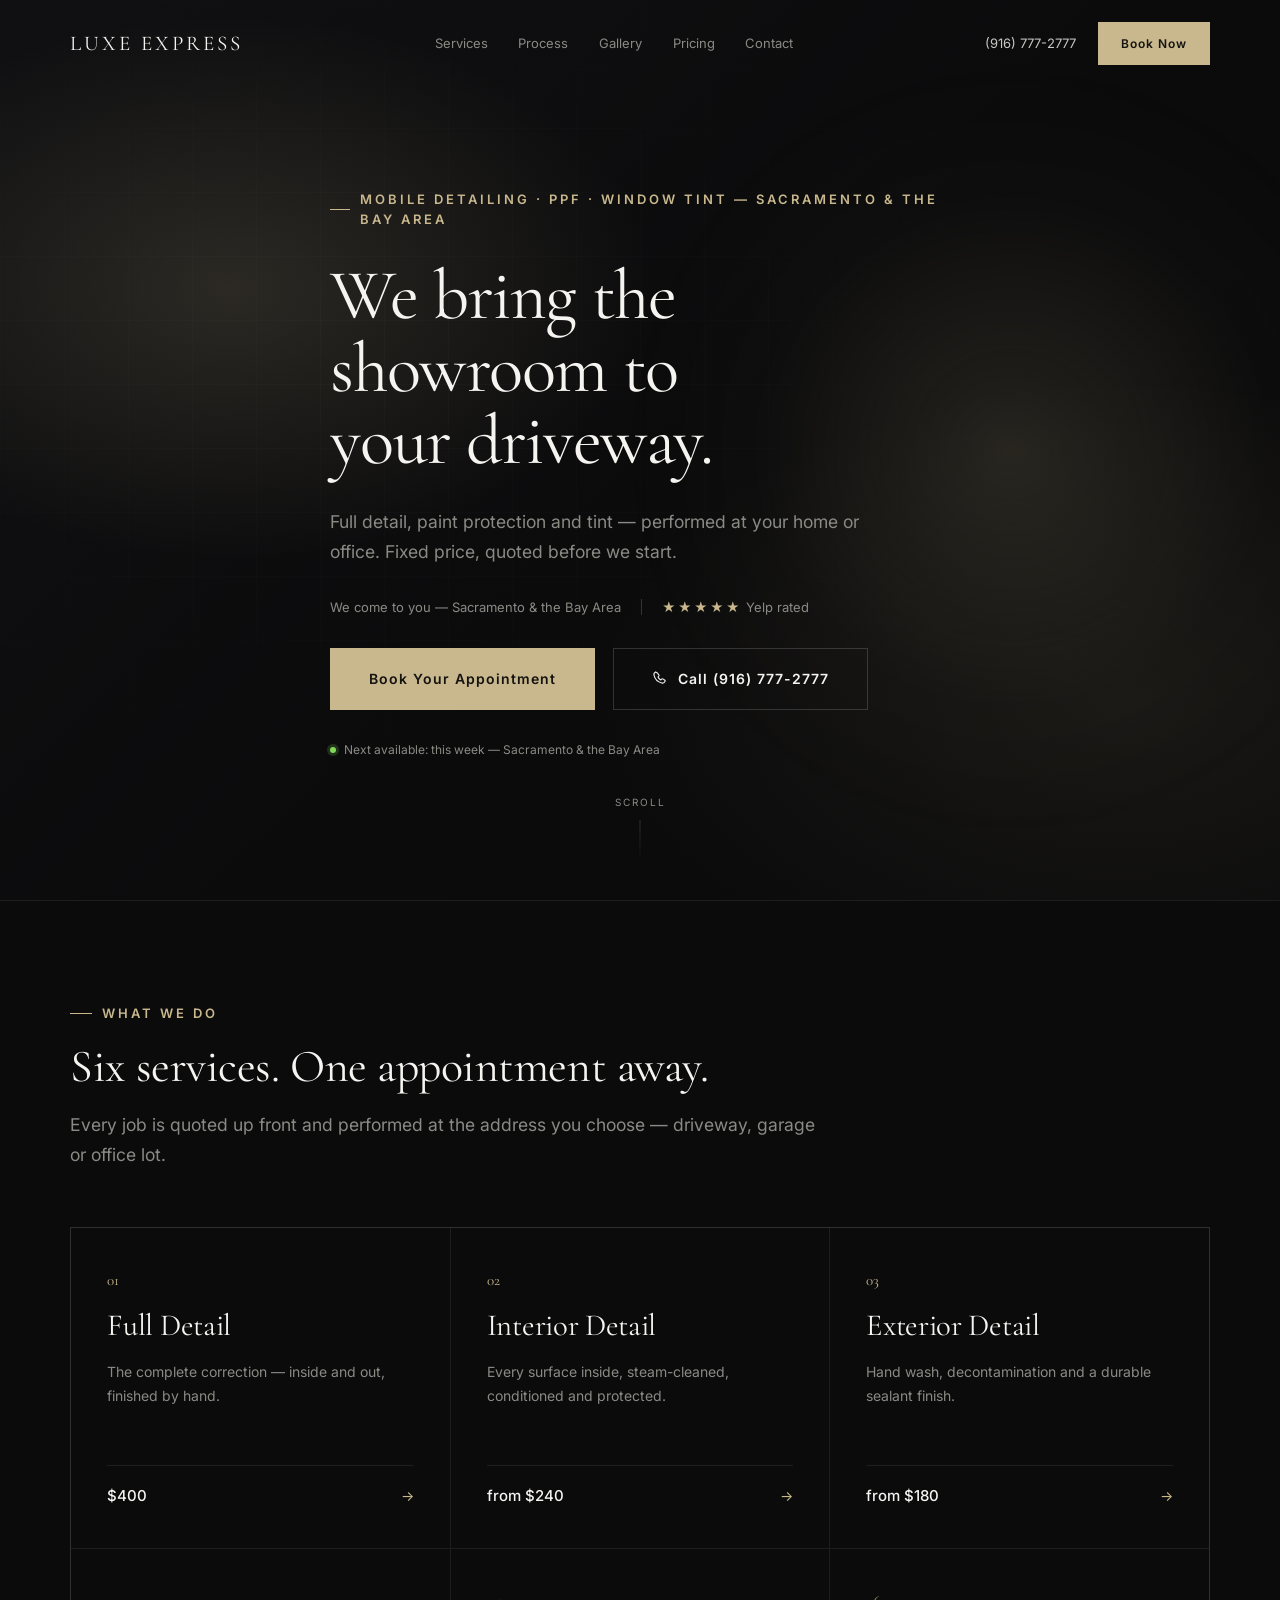
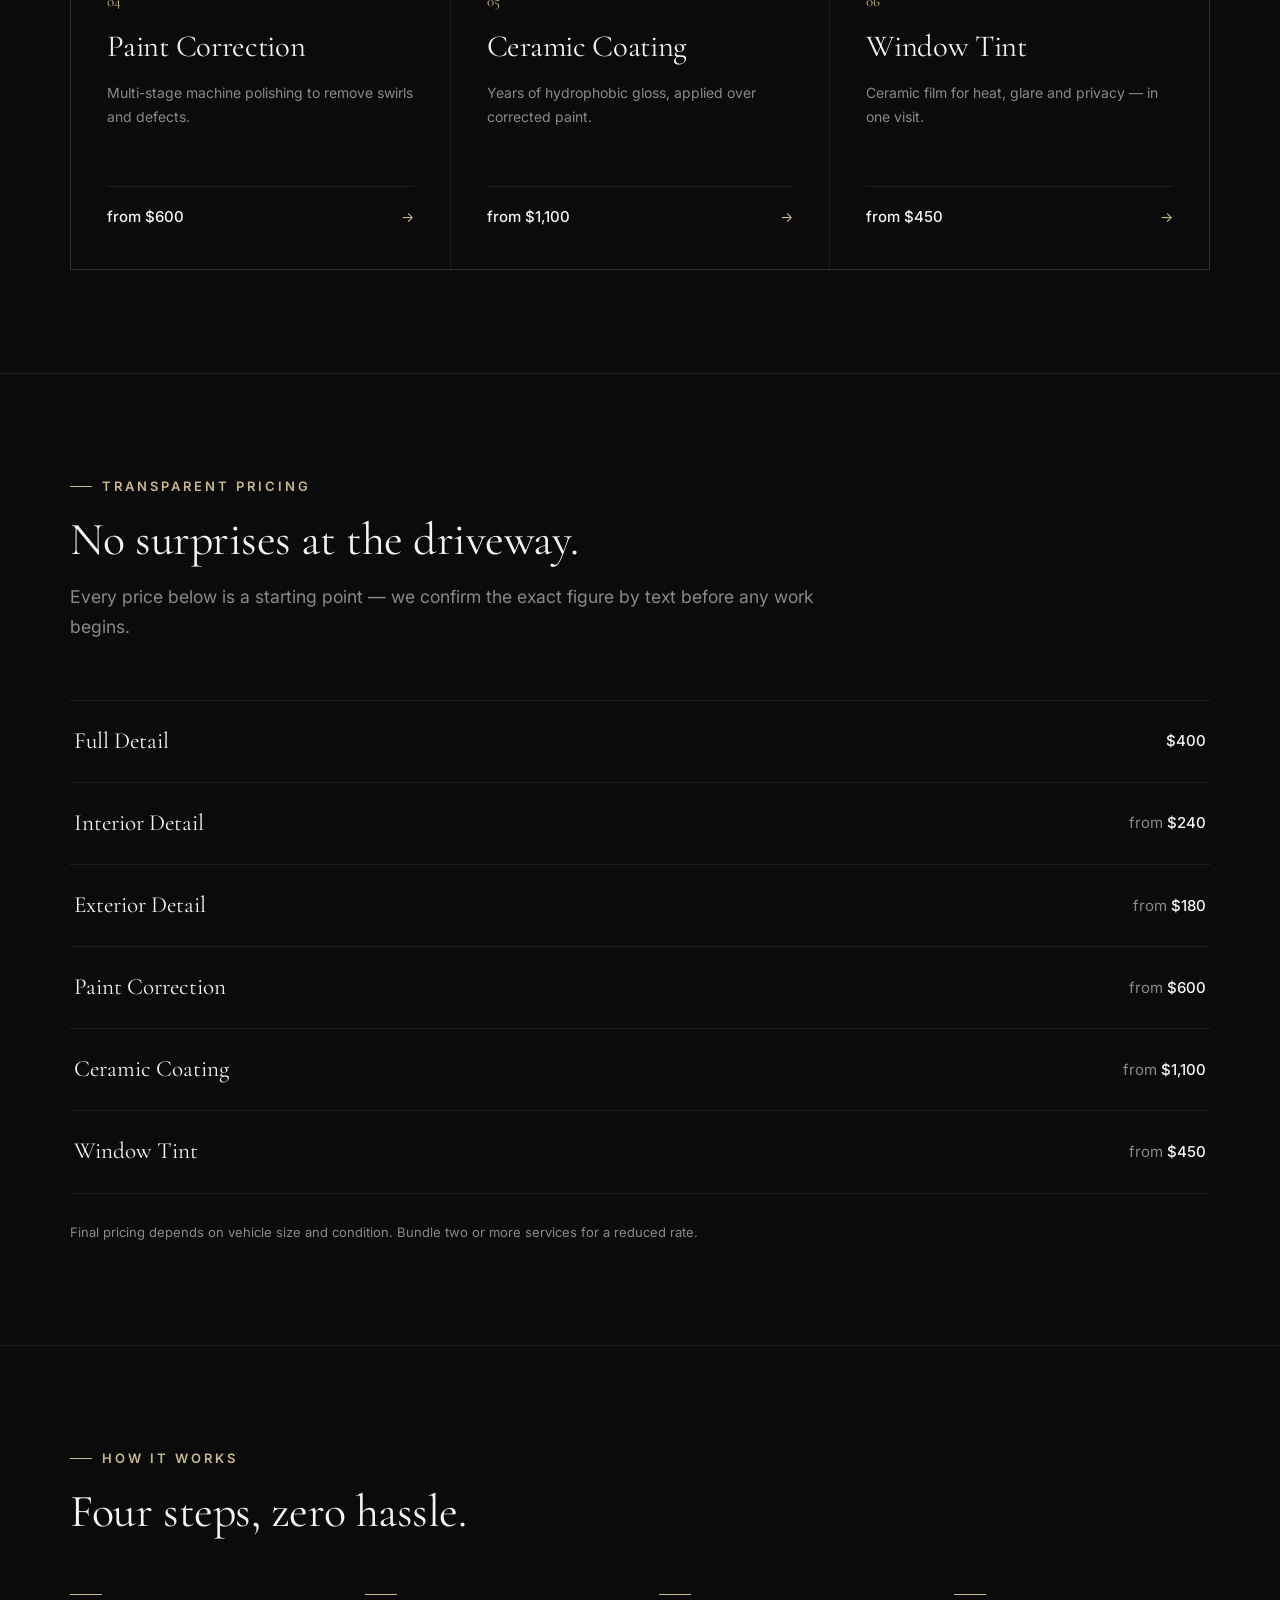
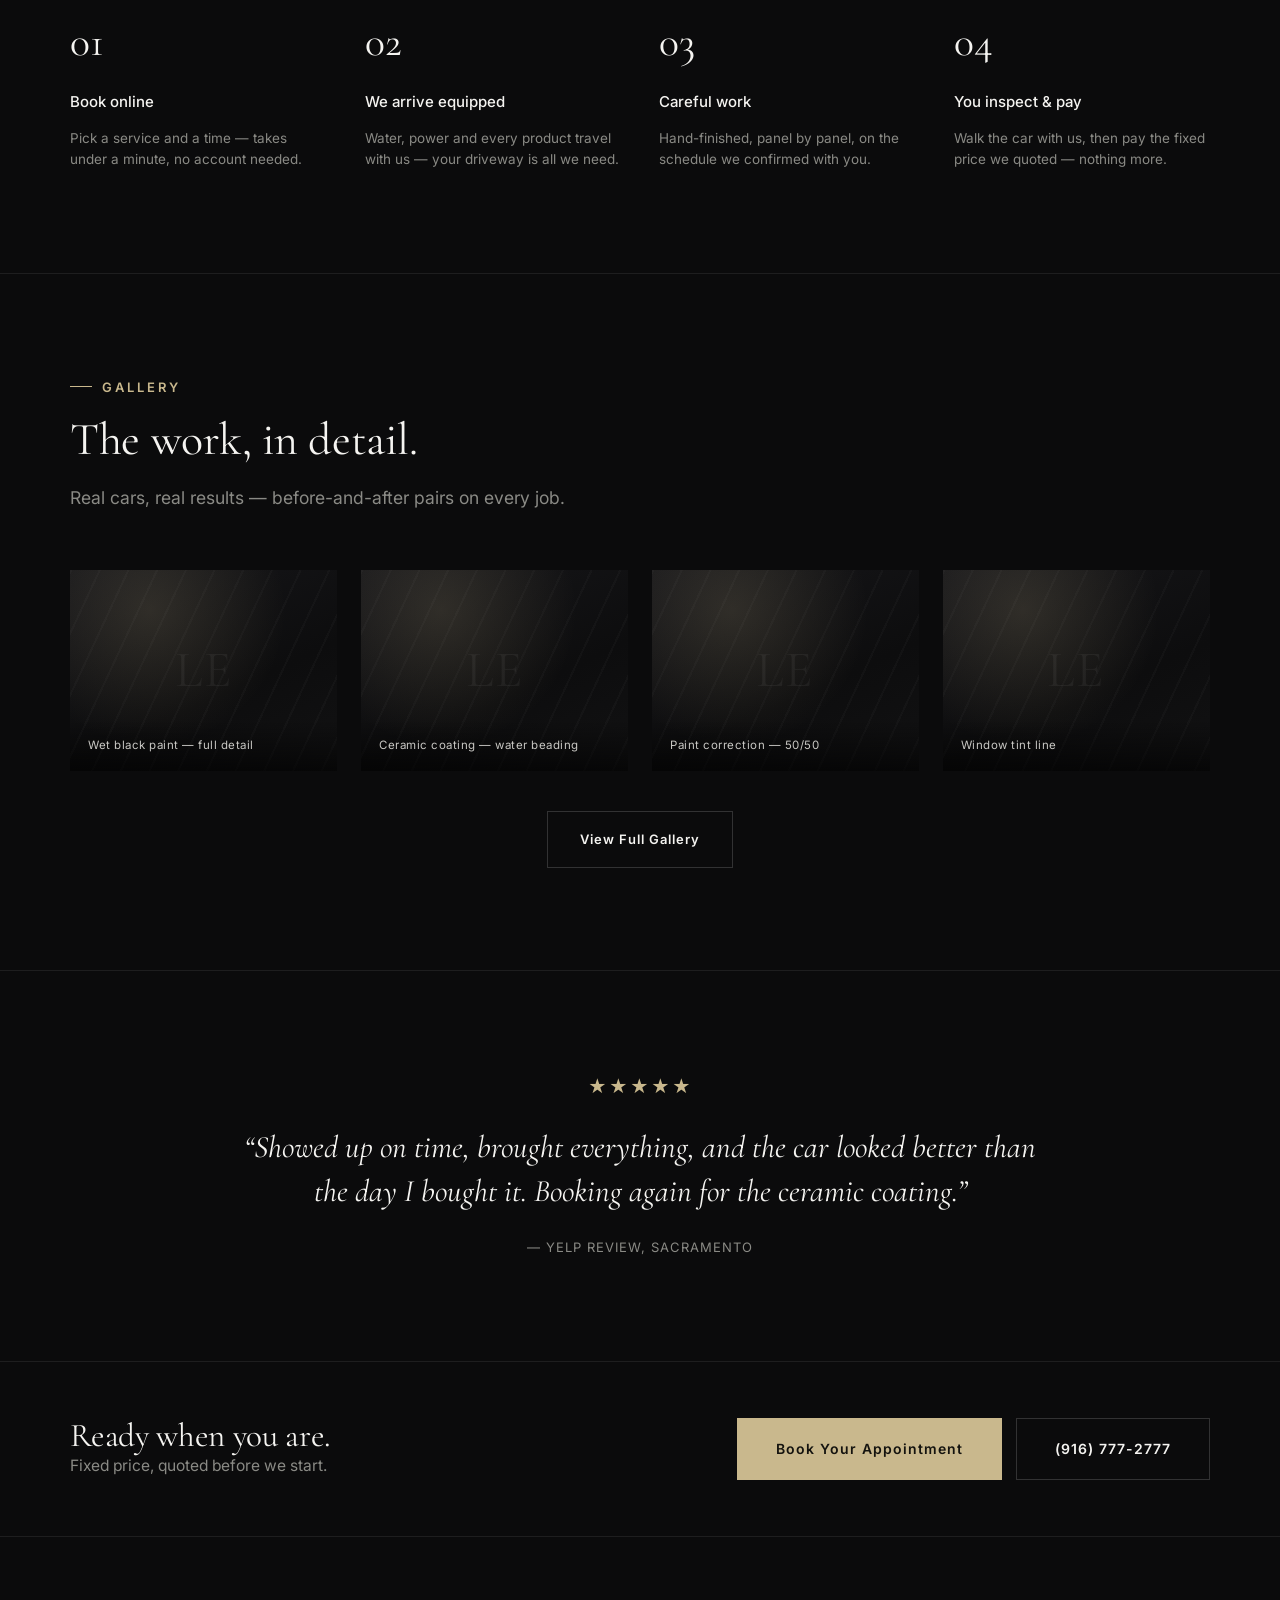
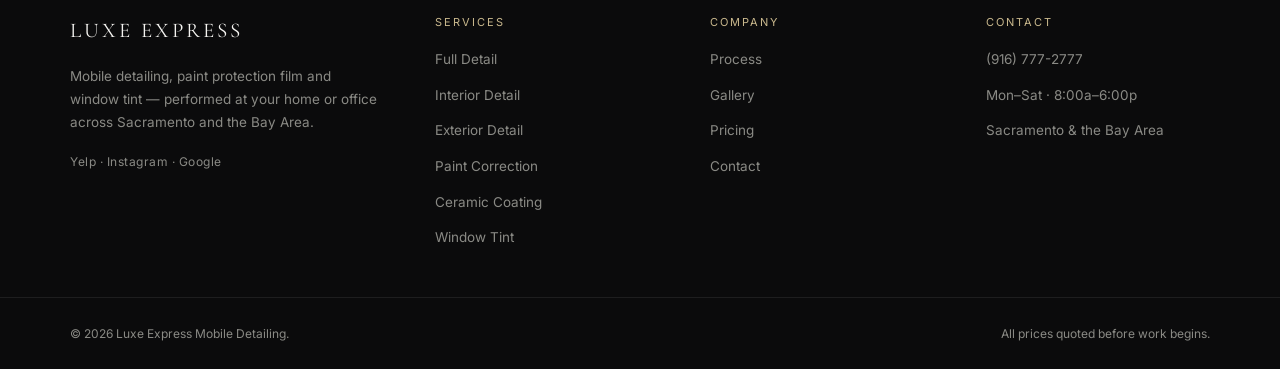
<file: index.html>
<!doctype html>
<html lang="en">
<head>
<meta charset="UTF-8">
<meta name="viewport" content="width=device-width, initial-scale=1, viewport-fit=cover">
<title>Luxe Express — Mobile Detailing, PPF &amp; Window Tint | Sacramento &amp; Bay Area</title>
<meta name="description" content="Full detail, paint correction, ceramic coating and window tint — performed at your home or office across Sacramento and the Bay Area. Fixed price, quoted before we start.">
<link rel="icon" href="data:image/svg+xml,%3Csvg xmlns='http://www.w3.org/2000/svg' viewBox='0 0 64 64'%3E%3Crect width='64' height='64' fill='%230B0B0C'/%3E%3Ctext x='32' y='43' font-family='Georgia,serif' font-size='34' fill='%23C9B88D' text-anchor='middle'%3EL%3C/text%3E%3C/svg%3E">
<link rel="preconnect" href="https://fonts.googleapis.com">
<link rel="preconnect" href="https://fonts.gstatic.com" crossorigin>
<link href="https://fonts.googleapis.com/css2?family=Cormorant+Garamond:wght@300;400;500;600&family=Inter:wght@400;500;600&display=swap" rel="stylesheet">
<link rel="stylesheet" href="assets/style.css">
</head>
<body class="page-home has-mobile-bar-space">
<a class="skip-link" href="#main">Skip to content</a>

<header class="site-header" id="siteHeader">
  <div class="container header-inner">
    <a href="index.html" class="logo">Luxe Express</a>
    <nav class="nav" id="siteNav">
      <a href="index.html#services">Services</a>
      <a href="index.html#process">Process</a>
      <a href="gallery.html">Gallery</a>
      <a href="index.html#pricing">Pricing</a>
      <a href="contact.html">Contact</a>
    </nav>
    <div class="header-actions">
      <a href="tel:+19167772777" class="header-phone">(916) 777-2777</a>
      <a href="contact.html" class="btn btn--gold btn--sm">Book Now</a>
      <button class="nav-toggle" id="navToggle" aria-label="Open menu" aria-expanded="false" aria-controls="mobileNav">
        <span></span><span></span><span></span>
      </button>
    </div>
  </div>
</header>

<nav class="mobile-nav" id="mobileNav" aria-label="Mobile">
  <a href="index.html#services">Services</a>
  <a href="index.html#process">Process</a>
  <a href="gallery.html">Gallery</a>
  <a href="index.html#pricing">Pricing</a>
  <a href="contact.html">Contact</a>
  <div class="mobile-nav-foot">
    <a class="header-phone" href="tel:+19167772777">(916) 777-2777</a>
    <a href="contact.html" class="btn btn--gold btn--full">Book Now</a>
  </div>
</nav>

<main id="main">

  <!-- HERO -->
  <section class="hero">
    <div class="container hero-inner">
      <span class="eyebrow">Mobile Detailing · PPF · Window Tint — Sacramento &amp; the Bay Area</span>
      <h1 class="hero-title">We bring the<br>showroom to<br>your driveway.</h1>
      <p class="hero-sub">Full detail, paint protection and tint — performed at your home or office. Fixed price, quoted before we start.</p>

      <div class="proof-row">
        <span>We come to you — Sacramento &amp; the Bay Area</span>
        <span class="divider"></span>
        <span class="stars-row"><span class="stars">★★★★★</span> Yelp rated</span>
      </div>

      <div class="hero-ctas">
        <a href="contact.html" class="btn btn--gold btn--lg">Book Your Appointment</a>
        <a href="tel:+19167772777" class="btn btn--outline btn--lg btn--icon">
          <svg viewBox="0 0 16 16" fill="none" xmlns="http://www.w3.org/2000/svg" aria-hidden="true"><path d="M4.7 1.8c.3-.1.6 0 .8.2l1.4 2.1c.2.3.2.6 0 .9L6 6c.6 1.3 1.6 2.3 2.9 2.9l1-1c.3-.2.6-.2.9 0l2.1 1.4c.3.2.4.5.2.8-.5 1.4-1.9 2.2-3.3 1.9-3.9-.9-6.9-3.9-7.8-7.8-.3-1.4.5-2.8 1.7-3.3z" stroke="currentColor" stroke-width="1.1" stroke-linejoin="round"/></svg>
          Call (916) 777-2777
        </a>
      </div>

      <span class="next-available">Next available: this week — Sacramento &amp; the Bay Area</span>
    </div>

    <div class="scroll-cue" aria-hidden="true">
      <span>Scroll</span>
      <span class="line"></span>
    </div>
  </section>

  <!-- SERVICES -->
  <section class="section" id="services">
    <div class="container">
      <div class="section-head reveal">
        <span class="eyebrow">What we do</span>
        <h2 class="h2">Six services. One appointment away.</h2>
        <p class="lead">Every job is quoted up front and performed at the address you choose — driveway, garage or office lot.</p>
      </div>

      <div class="services-grid reveal">
        <a class="service-card" href="full-detail.html">
          <span class="num">01</span>
          <h3>Full Detail</h3>
          <p>The complete correction — inside and out, finished by hand.</p>
          <div class="card-foot">
            <span class="price">$400</span>
            <span class="arrow">→</span>
          </div>
        </a>
        <a class="service-card" href="interior-detail.html">
          <span class="num">02</span>
          <h3>Interior Detail</h3>
          <p>Every surface inside, steam-cleaned, conditioned and protected.</p>
          <div class="card-foot">
            <span class="price">from $240</span>
            <span class="arrow">→</span>
          </div>
        </a>
        <a class="service-card" href="exterior-detail.html">
          <span class="num">03</span>
          <h3>Exterior Detail</h3>
          <p>Hand wash, decontamination and a durable sealant finish.</p>
          <div class="card-foot">
            <span class="price">from $180</span>
            <span class="arrow">→</span>
          </div>
        </a>
        <a class="service-card" href="paint-correction.html">
          <span class="num">04</span>
          <h3>Paint Correction</h3>
          <p>Multi-stage machine polishing to remove swirls and defects.</p>
          <div class="card-foot">
            <span class="price">from $600</span>
            <span class="arrow">→</span>
          </div>
        </a>
        <a class="service-card" href="ceramic-coating.html">
          <span class="num">05</span>
          <h3>Ceramic Coating</h3>
          <p>Years of hydrophobic gloss, applied over corrected paint.</p>
          <div class="card-foot">
            <span class="price">from $1,100</span>
            <span class="arrow">→</span>
          </div>
        </a>
        <a class="service-card" href="window-tint.html">
          <span class="num">06</span>
          <h3>Window Tint</h3>
          <p>Ceramic film for heat, glare and privacy — in one visit.</p>
          <div class="card-foot">
            <span class="price">from $450</span>
            <span class="arrow">→</span>
          </div>
        </a>
      </div>
    </div>
  </section>

  <!-- PRICING -->
  <section class="section" id="pricing">
    <div class="container">
      <div class="section-head reveal">
        <span class="eyebrow">Transparent pricing</span>
        <h2 class="h2">No surprises at the driveway.</h2>
        <p class="lead">Every price below is a starting point — we confirm the exact figure by text before any work begins.</p>
      </div>

      <div class="price-list reveal">
        <div class="price-row">
          <span class="name"><a href="full-detail.html">Full Detail</a></span>
          <span class="amount"><strong>$400</strong></span>
        </div>
        <div class="price-row">
          <span class="name"><a href="interior-detail.html">Interior Detail</a></span>
          <span class="amount">from <strong>$240</strong></span>
        </div>
        <div class="price-row">
          <span class="name"><a href="exterior-detail.html">Exterior Detail</a></span>
          <span class="amount">from <strong>$180</strong></span>
        </div>
        <div class="price-row">
          <span class="name"><a href="paint-correction.html">Paint Correction</a></span>
          <span class="amount">from <strong>$600</strong></span>
        </div>
        <div class="price-row">
          <span class="name"><a href="ceramic-coating.html">Ceramic Coating</a></span>
          <span class="amount">from <strong>$1,100</strong></span>
        </div>
        <div class="price-row">
          <span class="name"><a href="window-tint.html">Window Tint</a></span>
          <span class="amount">from <strong>$450</strong></span>
        </div>
      </div>
      <p class="price-note reveal">Final pricing depends on vehicle size and condition. Bundle two or more services for a reduced rate.</p>
    </div>
  </section>

  <!-- PROCESS -->
  <section class="section" id="process">
    <div class="container">
      <div class="section-head reveal">
        <span class="eyebrow">How it works</span>
        <h2 class="h2">Four steps, zero hassle.</h2>
      </div>

      <div class="process-grid reveal-stagger">
        <div class="process-step">
          <span class="step-bar"></span>
          <span class="step-num">01</span>
          <span class="step-title">Book online</span>
          <p class="step-desc">Pick a service and a time — takes under a minute, no account needed.</p>
        </div>
        <div class="process-step">
          <span class="step-bar"></span>
          <span class="step-num">02</span>
          <span class="step-title">We arrive equipped</span>
          <p class="step-desc">Water, power and every product travel with us — your driveway is all we need.</p>
        </div>
        <div class="process-step">
          <span class="step-bar"></span>
          <span class="step-num">03</span>
          <span class="step-title">Careful work</span>
          <p class="step-desc">Hand-finished, panel by panel, on the schedule we confirmed with you.</p>
        </div>
        <div class="process-step">
          <span class="step-bar"></span>
          <span class="step-num">04</span>
          <span class="step-title">You inspect &amp; pay</span>
          <p class="step-desc">Walk the car with us, then pay the fixed price we quoted — nothing more.</p>
        </div>
      </div>
    </div>
  </section>

  <!-- GALLERY PREVIEW -->
  <section class="section" id="gallery-preview">
    <div class="container">
      <div class="section-head reveal">
        <span class="eyebrow">Gallery</span>
        <h2 class="h2">The work, in detail.</h2>
        <p class="lead">Real cars, real results — before-and-after pairs on every job.</p>
      </div>

      <div class="gallery-grid gallery-grid--preview reveal-stagger">
        <div class="photo-tile">
          <span class="tile-mark">LE</span>
          <span class="tile-caption">Wet black paint — full detail</span>
        </div>
        <div class="photo-tile">
          <span class="tile-mark">LE</span>
          <span class="tile-caption">Ceramic coating — water beading</span>
        </div>
        <div class="photo-tile">
          <span class="tile-mark">LE</span>
          <span class="tile-caption">Paint correction — 50/50</span>
        </div>
        <div class="photo-tile">
          <span class="tile-mark">LE</span>
          <span class="tile-caption">Window tint line</span>
        </div>
      </div>

      <div class="gallery-cta reveal">
        <a href="gallery.html" class="btn btn--outline">View Full Gallery</a>
      </div>
    </div>
  </section>

  <!-- TESTIMONIAL -->
  <section class="section" id="reviews">
    <div class="container">
      <div class="testimonial reveal">
        <span class="stars">★★★★★</span>
        <blockquote>“Showed up on time, brought everything, and the car looked better than the day I bought it. Booking again for the ceramic coating.”</blockquote>
        <cite>— Yelp review, Sacramento</cite>
      </div>
    </div>
  </section>

  <!-- CTA BAND -->
  <section class="cta-band">
    <div class="container cta-band-inner reveal">
      <div>
        <h2 class="h2">Ready when you are.</h2>
        <p class="muted">Fixed price, quoted before we start.</p>
      </div>
      <div class="cta-buttons">
        <a href="contact.html" class="btn btn--gold btn--lg">Book Your Appointment</a>
        <a href="tel:+19167772777" class="btn btn--outline btn--lg">(916) 777-2777</a>
      </div>
    </div>
  </section>

</main>

<footer class="site-footer">
  <div class="container footer-grid">
    <div class="footer-brand">
      <div class="logo">Luxe Express</div>
      <p class="muted">Mobile detailing, paint protection film and window tint — performed at your home or office across Sacramento and the Bay Area.</p>
      <span class="footer-social">Yelp · Instagram · Google</span>
    </div>
    <div class="footer-col">
      <span class="footer-heading">Services</span>
      <a href="full-detail.html">Full Detail</a>
      <a href="interior-detail.html">Interior Detail</a>
      <a href="exterior-detail.html">Exterior Detail</a>
      <a href="paint-correction.html">Paint Correction</a>
      <a href="ceramic-coating.html">Ceramic Coating</a>
      <a href="window-tint.html">Window Tint</a>
    </div>
    <div class="footer-col">
      <span class="footer-heading">Company</span>
      <a href="index.html#process">Process</a>
      <a href="gallery.html">Gallery</a>
      <a href="index.html#pricing">Pricing</a>
      <a href="contact.html">Contact</a>
    </div>
    <div class="footer-col">
      <span class="footer-heading">Contact</span>
      <span class="muted">(916) 777-2777</span>
      <span class="muted">Mon–Sat · 8:00a–6:00p</span>
      <span class="muted">Sacramento &amp; the Bay Area</span>
    </div>
  </div>
  <div class="footer-bottom container">
    <span>© 2026 Luxe Express Mobile Detailing.</span>
    <span>All prices quoted before work begins.</span>
  </div>
</footer>

<div class="mobile-bar">
  <a href="contact.html" class="btn btn--gold">Book</a>
  <a href="tel:+19167772777" class="btn btn--outline">Call</a>
</div>

<script src="assets/main.js"></script>
</body>
</html>
</file>
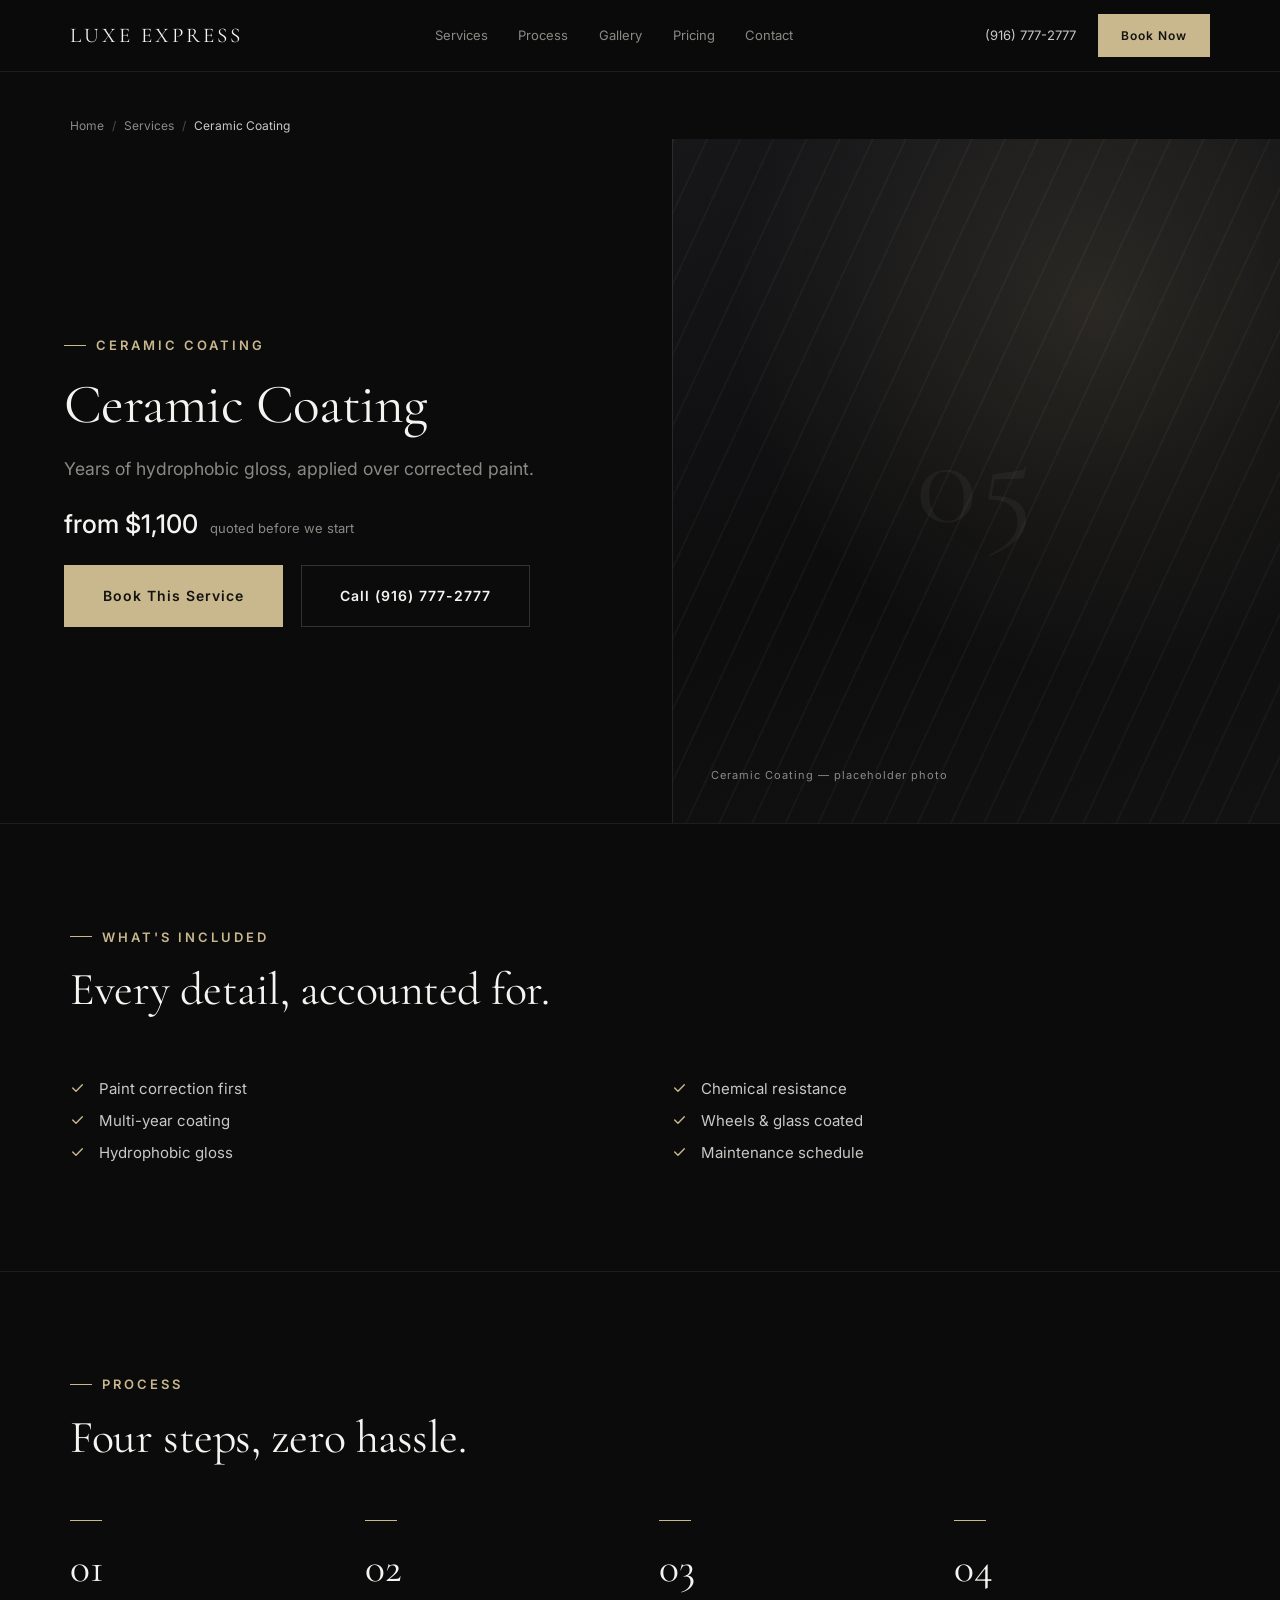
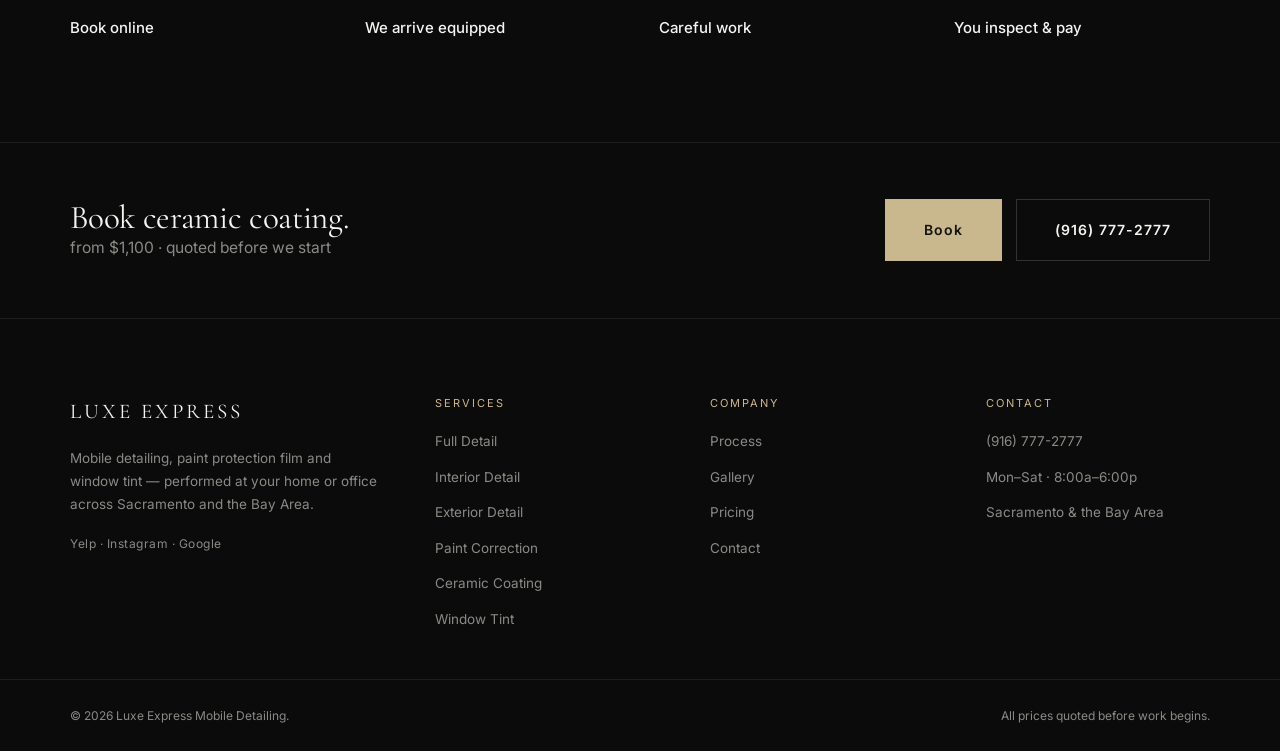
<file: ceramic-coating.html>
<!doctype html>
<html lang="en">
<head>
<meta charset="UTF-8">
<meta name="viewport" content="width=device-width, initial-scale=1, viewport-fit=cover">
<title>Ceramic Coating — Luxe Express Mobile Detailing</title>
<meta name="description" content="Ceramic coating from $1,100 — paint correction first, then a multi-year hydrophobic coating for wheels, glass and paint.">
<link rel="icon" href="data:image/svg+xml,%3Csvg xmlns='http://www.w3.org/2000/svg' viewBox='0 0 64 64'%3E%3Crect width='64' height='64' fill='%230B0B0C'/%3E%3Ctext x='32' y='43' font-family='Georgia,serif' font-size='34' fill='%23C9B88D' text-anchor='middle'%3EL%3C/text%3E%3C/svg%3E">
<link rel="preconnect" href="https://fonts.googleapis.com">
<link rel="preconnect" href="https://fonts.gstatic.com" crossorigin>
<link href="https://fonts.googleapis.com/css2?family=Cormorant+Garamond:wght@300;400;500;600&family=Inter:wght@400;500;600&display=swap" rel="stylesheet">
<link rel="stylesheet" href="assets/style.css">
</head>
<body class="page-service has-mobile-bar-space">
<a class="skip-link" href="#main">Skip to content</a>

<header class="site-header is-scrolled" id="siteHeader">
  <div class="container header-inner">
    <a href="index.html" class="logo">Luxe Express</a>
    <nav class="nav" id="siteNav">
      <a href="index.html#services">Services</a>
      <a href="index.html#process">Process</a>
      <a href="gallery.html">Gallery</a>
      <a href="index.html#pricing">Pricing</a>
      <a href="contact.html">Contact</a>
    </nav>
    <div class="header-actions">
      <a href="tel:+19167772777" class="header-phone">(916) 777-2777</a>
      <a href="contact.html" class="btn btn--gold btn--sm">Book Now</a>
      <button class="nav-toggle" id="navToggle" aria-label="Open menu" aria-expanded="false" aria-controls="mobileNav">
        <span></span><span></span><span></span>
      </button>
    </div>
  </div>
</header>

<nav class="mobile-nav" id="mobileNav" aria-label="Mobile">
  <a href="index.html#services">Services</a>
  <a href="index.html#process">Process</a>
  <a href="gallery.html">Gallery</a>
  <a href="index.html#pricing">Pricing</a>
  <a href="contact.html">Contact</a>
  <div class="mobile-nav-foot">
    <a class="header-phone" href="tel:+19167772777">(916) 777-2777</a>
    <a href="contact.html" class="btn btn--gold btn--full">Book Now</a>
  </div>
</nav>

<main id="main">

  <div class="container breadcrumb">
    <a href="index.html">Home</a><span class="sep">/</span><a href="index.html#services">Services</a><span class="sep">/</span><span class="current">Ceramic Coating</span>
  </div>

  <section class="service-hero">
    <div class="service-hero-copy">
      <span class="eyebrow">CERAMIC COATING</span>
      <h1 class="h1--svc">Ceramic Coating</h1>
      <p class="desc">Years of hydrophobic gloss, applied over corrected paint.</p>
      <div class="price-row-inline">
        <span class="amount">from $1,100</span>
        <span class="note">quoted before we start</span>
      </div>
      <div class="hero-ctas">
        <a href="contact.html" class="btn btn--gold btn--lg">Book This Service</a>
        <a href="tel:+19167772777" class="btn btn--outline btn--lg">Call (916) 777-2777</a>
      </div>
    </div>
    <div class="service-hero-photo">
      <span class="mark">05</span>
      <span class="cap">Ceramic Coating — placeholder photo</span>
    </div>
  </section>

  <section class="section">
    <div class="container">
      <div class="section-head reveal">
        <span class="eyebrow">What's included</span>
        <h2 class="h2">Every detail, accounted for.</h2>
      </div>
      <div class="included-grid reveal-stagger">
        <div>
          <div class="included-item"><svg viewBox="0 0 14 14" fill="none" xmlns="http://www.w3.org/2000/svg" aria-hidden="true"><path d="M11.5 3.5L5.6 9.6L2.5 6.5" stroke="#C9B88D" stroke-width="1.3" stroke-linecap="round" stroke-linejoin="round"/></svg><span>Paint correction first</span></div>
          <div class="included-item"><svg viewBox="0 0 14 14" fill="none" xmlns="http://www.w3.org/2000/svg" aria-hidden="true"><path d="M11.5 3.5L5.6 9.6L2.5 6.5" stroke="#C9B88D" stroke-width="1.3" stroke-linecap="round" stroke-linejoin="round"/></svg><span>Multi-year coating</span></div>
          <div class="included-item"><svg viewBox="0 0 14 14" fill="none" xmlns="http://www.w3.org/2000/svg" aria-hidden="true"><path d="M11.5 3.5L5.6 9.6L2.5 6.5" stroke="#C9B88D" stroke-width="1.3" stroke-linecap="round" stroke-linejoin="round"/></svg><span>Hydrophobic gloss</span></div>
        </div>
        <div>
          <div class="included-item"><svg viewBox="0 0 14 14" fill="none" xmlns="http://www.w3.org/2000/svg" aria-hidden="true"><path d="M11.5 3.5L5.6 9.6L2.5 6.5" stroke="#C9B88D" stroke-width="1.3" stroke-linecap="round" stroke-linejoin="round"/></svg><span>Chemical resistance</span></div>
          <div class="included-item"><svg viewBox="0 0 14 14" fill="none" xmlns="http://www.w3.org/2000/svg" aria-hidden="true"><path d="M11.5 3.5L5.6 9.6L2.5 6.5" stroke="#C9B88D" stroke-width="1.3" stroke-linecap="round" stroke-linejoin="round"/></svg><span>Wheels &amp; glass coated</span></div>
          <div class="included-item"><svg viewBox="0 0 14 14" fill="none" xmlns="http://www.w3.org/2000/svg" aria-hidden="true"><path d="M11.5 3.5L5.6 9.6L2.5 6.5" stroke="#C9B88D" stroke-width="1.3" stroke-linecap="round" stroke-linejoin="round"/></svg><span>Maintenance schedule</span></div>
        </div>
      </div>
    </div>
  </section>

  <section class="section">
    <div class="container">
      <div class="section-head reveal">
        <span class="eyebrow">Process</span>
        <h2 class="h2">Four steps, zero hassle.</h2>
      </div>
      <div class="process-grid reveal-stagger">
        <div class="process-step">
          <span class="step-bar"></span>
          <span class="step-num">01</span>
          <span class="step-title">Book online</span>
        </div>
        <div class="process-step">
          <span class="step-bar"></span>
          <span class="step-num">02</span>
          <span class="step-title">We arrive equipped</span>
        </div>
        <div class="process-step">
          <span class="step-bar"></span>
          <span class="step-num">03</span>
          <span class="step-title">Careful work</span>
        </div>
        <div class="process-step">
          <span class="step-bar"></span>
          <span class="step-num">04</span>
          <span class="step-title">You inspect &amp; pay</span>
        </div>
      </div>
    </div>
  </section>

  <section class="cta-band">
    <div class="container cta-band-inner reveal">
      <div>
        <h2 class="h2">Book ceramic coating.</h2>
        <p class="muted">from $1,100 · quoted before we start</p>
      </div>
      <div class="cta-buttons">
        <a href="contact.html" class="btn btn--gold btn--lg">Book</a>
        <a href="tel:+19167772777" class="btn btn--outline btn--lg">(916) 777-2777</a>
      </div>
    </div>
  </section>

</main>

<footer class="site-footer">
  <div class="container footer-grid">
    <div class="footer-brand">
      <div class="logo">Luxe Express</div>
      <p class="muted">Mobile detailing, paint protection film and window tint — performed at your home or office across Sacramento and the Bay Area.</p>
      <span class="footer-social">Yelp · Instagram · Google</span>
    </div>
    <div class="footer-col">
      <span class="footer-heading">Services</span>
      <a href="full-detail.html">Full Detail</a>
      <a href="interior-detail.html">Interior Detail</a>
      <a href="exterior-detail.html">Exterior Detail</a>
      <a href="paint-correction.html">Paint Correction</a>
      <a href="ceramic-coating.html">Ceramic Coating</a>
      <a href="window-tint.html">Window Tint</a>
    </div>
    <div class="footer-col">
      <span class="footer-heading">Company</span>
      <a href="index.html#process">Process</a>
      <a href="gallery.html">Gallery</a>
      <a href="index.html#pricing">Pricing</a>
      <a href="contact.html">Contact</a>
    </div>
    <div class="footer-col">
      <span class="footer-heading">Contact</span>
      <span class="muted">(916) 777-2777</span>
      <span class="muted">Mon–Sat · 8:00a–6:00p</span>
      <span class="muted">Sacramento &amp; the Bay Area</span>
    </div>
  </div>
  <div class="footer-bottom container">
    <span>© 2026 Luxe Express Mobile Detailing.</span>
    <span>All prices quoted before work begins.</span>
  </div>
</footer>

<div class="mobile-bar">
  <a href="contact.html" class="btn btn--gold">Book</a>
  <a href="tel:+19167772777" class="btn btn--outline">Call</a>
</div>

<script src="assets/main.js"></script>
</body>
</html>
</file>
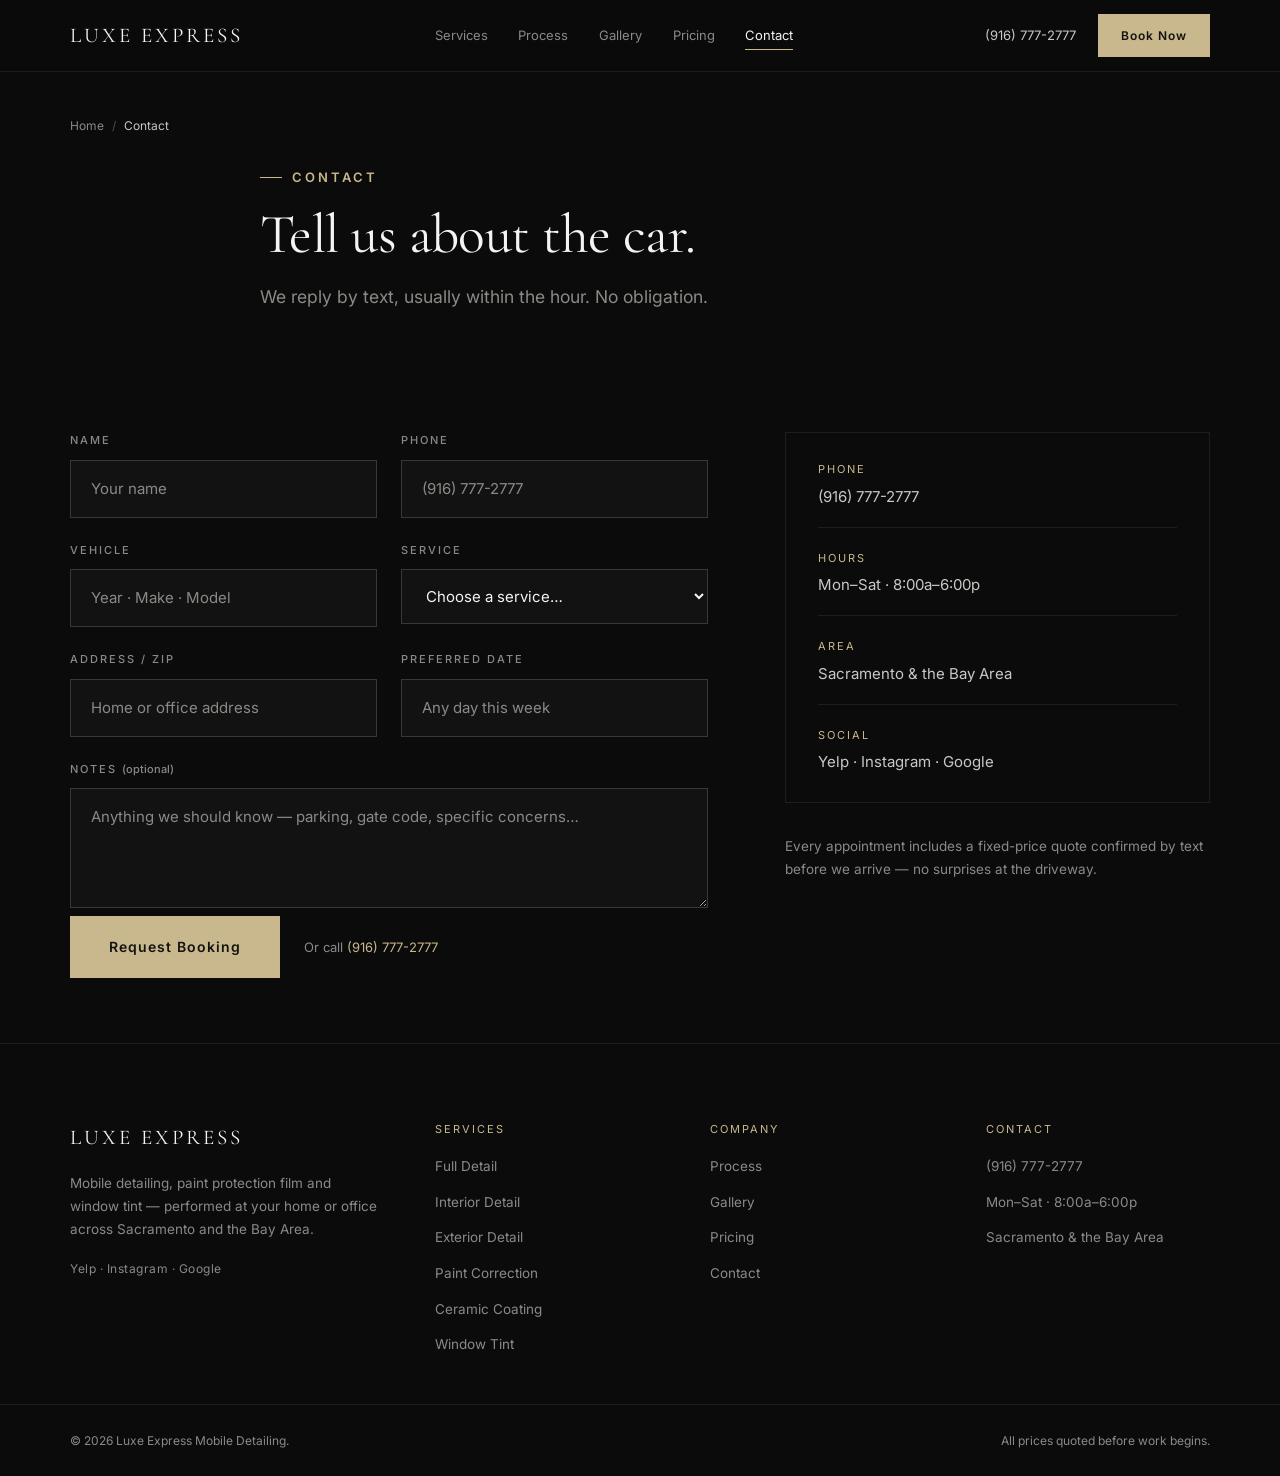
<file: contact.html>
<!doctype html>
<html lang="en">
<head>
<meta charset="UTF-8">
<meta name="viewport" content="width=device-width, initial-scale=1, viewport-fit=cover">
<title>Book Now — Luxe Express Mobile Detailing</title>
<meta name="description" content="Request a mobile detailing appointment in Sacramento or the Bay Area. We reply by text, usually within the hour — fixed price, quoted before we start.">
<link rel="icon" href="data:image/svg+xml,%3Csvg xmlns='http://www.w3.org/2000/svg' viewBox='0 0 64 64'%3E%3Crect width='64' height='64' fill='%230B0B0C'/%3E%3Ctext x='32' y='43' font-family='Georgia,serif' font-size='34' fill='%23C9B88D' text-anchor='middle'%3EL%3C/text%3E%3C/svg%3E">
<link rel="preconnect" href="https://fonts.googleapis.com">
<link rel="preconnect" href="https://fonts.gstatic.com" crossorigin>
<link href="https://fonts.googleapis.com/css2?family=Cormorant+Garamond:wght@300;400;500;600&family=Inter:wght@400;500;600&display=swap" rel="stylesheet">
<link rel="stylesheet" href="assets/style.css">
</head>
<body class="page-contact has-mobile-bar-space">
<a class="skip-link" href="#main">Skip to content</a>

<header class="site-header is-scrolled" id="siteHeader">
  <div class="container header-inner">
    <a href="index.html" class="logo">Luxe Express</a>
    <nav class="nav" id="siteNav">
      <a href="index.html#services">Services</a>
      <a href="index.html#process">Process</a>
      <a href="gallery.html">Gallery</a>
      <a href="index.html#pricing">Pricing</a>
      <a href="contact.html">Contact</a>
    </nav>
    <div class="header-actions">
      <a href="tel:+19167772777" class="header-phone">(916) 777-2777</a>
      <a href="contact.html" class="btn btn--gold btn--sm">Book Now</a>
      <button class="nav-toggle" id="navToggle" aria-label="Open menu" aria-expanded="false" aria-controls="mobileNav">
        <span></span><span></span><span></span>
      </button>
    </div>
  </div>
</header>

<nav class="mobile-nav" id="mobileNav" aria-label="Mobile">
  <a href="index.html#services">Services</a>
  <a href="index.html#process">Process</a>
  <a href="gallery.html">Gallery</a>
  <a href="index.html#pricing">Pricing</a>
  <a href="contact.html">Contact</a>
  <div class="mobile-nav-foot">
    <a class="header-phone" href="tel:+19167772777">(916) 777-2777</a>
    <a href="contact.html" class="btn btn--gold btn--full">Book Now</a>
  </div>
</nav>

<main id="main">

  <div class="container breadcrumb">
    <a href="index.html">Home</a><span class="sep">/</span><span class="current">Contact</span>
  </div>

  <div class="container page-hero reveal">
    <span class="eyebrow">Contact</span>
    <h1 class="h1--svc h3">Tell us about the car.</h1>
    <p class="lead">We reply by text, usually within the hour. No obligation.</p>
  </div>

  <section class="section section--flush section--tight">
    <div class="container contact-layout">

      <form id="bookingForm" class="reveal" novalidate>
        <div class="form-row">
          <div class="field">
            <label for="name">Name</label>
            <input id="name" name="name" type="text" placeholder="Your name" autocomplete="name" required>
          </div>
          <div class="field">
            <label for="phone">Phone</label>
            <input id="phone" name="phone" type="tel" placeholder="(916) 777-2777" autocomplete="tel" required>
          </div>
        </div>

        <div class="form-row" style="margin-top:24px">
          <div class="field">
            <label for="vehicle">Vehicle</label>
            <input id="vehicle" name="vehicle" type="text" placeholder="Year · Make · Model" autocomplete="off" required>
          </div>
          <div class="field">
            <label for="service">Service</label>
            <select id="service" name="service" required>
              <option value="" disabled selected>Choose a service…</option>
              <option>Full Detail — $400</option>
              <option>Interior Detail — from $240</option>
              <option>Exterior Detail — from $180</option>
              <option>Paint Correction — from $600</option>
              <option>Ceramic Coating — from $1,100</option>
              <option>Window Tint — from $450</option>
              <option>Not sure — help me choose</option>
            </select>
          </div>
        </div>

        <div class="form-row" style="margin-top:24px">
          <div class="field">
            <label for="address">Address / ZIP</label>
            <input id="address" name="address" type="text" placeholder="Home or office address" autocomplete="street-address" required>
          </div>
          <div class="field">
            <label for="date">Preferred date</label>
            <input id="date" name="date" type="text" placeholder="Any day this week" autocomplete="off">
          </div>
        </div>

        <div class="field" style="margin-top:24px">
          <label for="notes">Notes <span class="muted" style="text-transform:none; letter-spacing:0;">(optional)</span></label>
          <textarea id="notes" name="notes" placeholder="Anything we should know — parking, gate code, specific concerns…"></textarea>
        </div>

        <div class="form-actions">
          <button type="submit" class="btn btn--gold btn--lg">Request Booking</button>
          <span class="form-note">Or call <a href="tel:+19167772777" style="color:var(--gold)">(916) 777-2777</a></span>
        </div>

        <p id="formStatus" class="form-status" role="status" aria-live="polite"></p>
      </form>

      <aside class="contact-side reveal">
        <div class="contact-info-card">
          <div class="info-row">
            <span class="label">Phone</span>
            <span class="value"><a href="tel:+19167772777">(916) 777-2777</a></span>
          </div>
          <div class="info-row">
            <span class="label">Hours</span>
            <span class="value">Mon–Sat · 8:00a–6:00p</span>
          </div>
          <div class="info-row">
            <span class="label">Area</span>
            <span class="value">Sacramento &amp; the Bay Area</span>
          </div>
          <div class="info-row">
            <span class="label">Social</span>
            <span class="value">Yelp · Instagram · Google</span>
          </div>
        </div>
        <p class="muted" style="font-size:13.5px; line-height:1.7;">Every appointment includes a fixed-price quote confirmed by text before we arrive — no surprises at the driveway.</p>
      </aside>

    </div>
  </section>

</main>

<footer class="site-footer">
  <div class="container footer-grid">
    <div class="footer-brand">
      <div class="logo">Luxe Express</div>
      <p class="muted">Mobile detailing, paint protection film and window tint — performed at your home or office across Sacramento and the Bay Area.</p>
      <span class="footer-social">Yelp · Instagram · Google</span>
    </div>
    <div class="footer-col">
      <span class="footer-heading">Services</span>
      <a href="full-detail.html">Full Detail</a>
      <a href="interior-detail.html">Interior Detail</a>
      <a href="exterior-detail.html">Exterior Detail</a>
      <a href="paint-correction.html">Paint Correction</a>
      <a href="ceramic-coating.html">Ceramic Coating</a>
      <a href="window-tint.html">Window Tint</a>
    </div>
    <div class="footer-col">
      <span class="footer-heading">Company</span>
      <a href="index.html#process">Process</a>
      <a href="gallery.html">Gallery</a>
      <a href="index.html#pricing">Pricing</a>
      <a href="contact.html">Contact</a>
    </div>
    <div class="footer-col">
      <span class="footer-heading">Contact</span>
      <span class="muted">(916) 777-2777</span>
      <span class="muted">Mon–Sat · 8:00a–6:00p</span>
      <span class="muted">Sacramento &amp; the Bay Area</span>
    </div>
  </div>
  <div class="footer-bottom container">
    <span>© 2026 Luxe Express Mobile Detailing.</span>
    <span>All prices quoted before work begins.</span>
  </div>
</footer>

<div class="mobile-bar">
  <a href="contact.html" class="btn btn--gold">Book</a>
  <a href="tel:+19167772777" class="btn btn--outline">Call</a>
</div>

<script src="assets/main.js"></script>
</body>
</html>
</file>
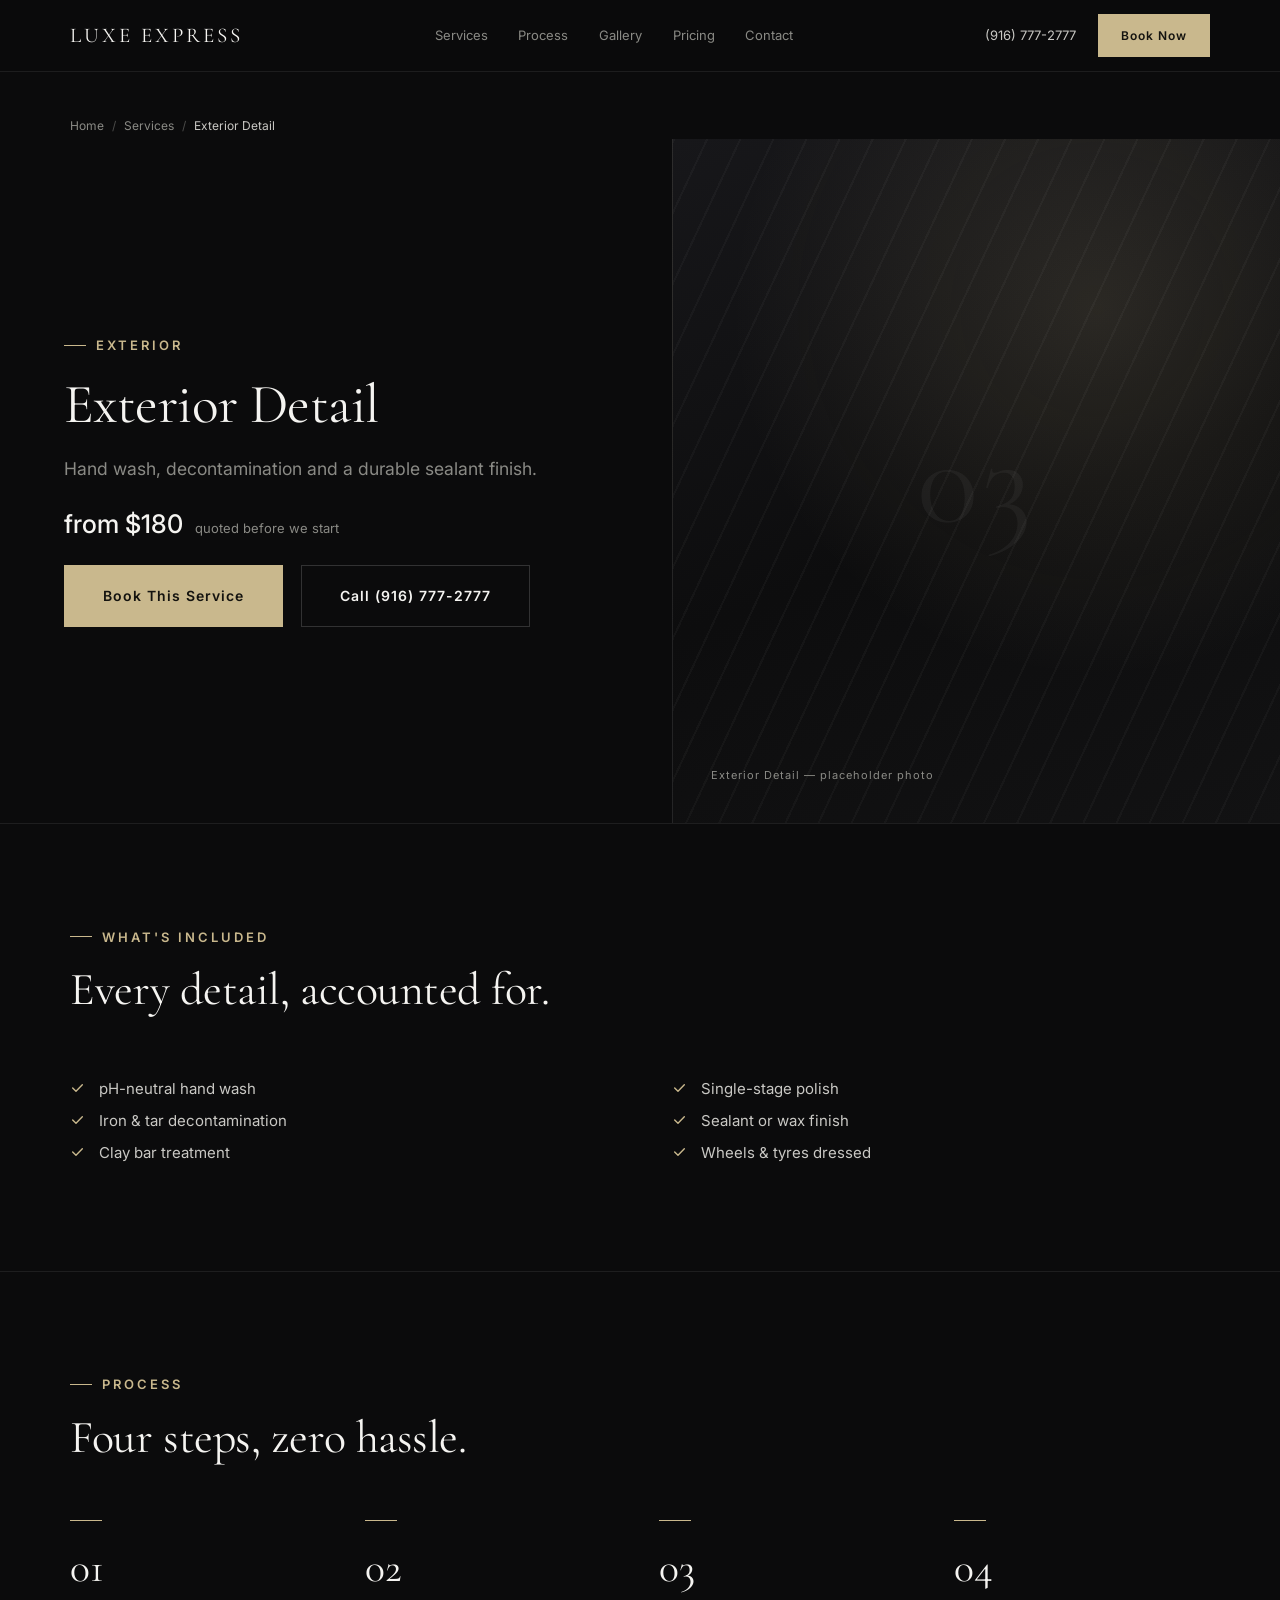
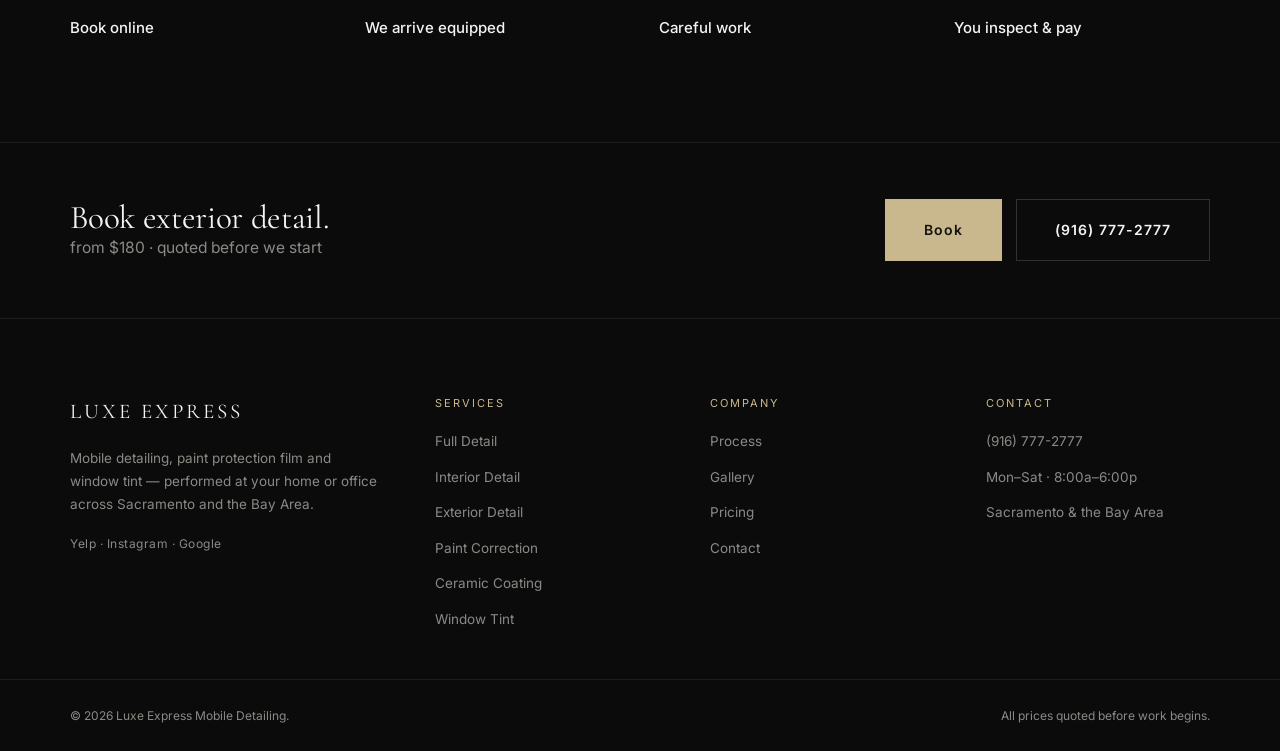
<file: exterior-detail.html>
<!doctype html>
<html lang="en">
<head>
<meta charset="UTF-8">
<meta name="viewport" content="width=device-width, initial-scale=1, viewport-fit=cover">
<title>Exterior Detail — Luxe Express Mobile Detailing</title>
<meta name="description" content="Exterior detailing from $180 — pH-neutral hand wash, decontamination, clay bar and sealant. Mobile, Sacramento & the Bay Area.">
<link rel="icon" href="data:image/svg+xml,%3Csvg xmlns='http://www.w3.org/2000/svg' viewBox='0 0 64 64'%3E%3Crect width='64' height='64' fill='%230B0B0C'/%3E%3Ctext x='32' y='43' font-family='Georgia,serif' font-size='34' fill='%23C9B88D' text-anchor='middle'%3EL%3C/text%3E%3C/svg%3E">
<link rel="preconnect" href="https://fonts.googleapis.com">
<link rel="preconnect" href="https://fonts.gstatic.com" crossorigin>
<link href="https://fonts.googleapis.com/css2?family=Cormorant+Garamond:wght@300;400;500;600&family=Inter:wght@400;500;600&display=swap" rel="stylesheet">
<link rel="stylesheet" href="assets/style.css">
</head>
<body class="page-service has-mobile-bar-space">
<a class="skip-link" href="#main">Skip to content</a>

<header class="site-header is-scrolled" id="siteHeader">
  <div class="container header-inner">
    <a href="index.html" class="logo">Luxe Express</a>
    <nav class="nav" id="siteNav">
      <a href="index.html#services">Services</a>
      <a href="index.html#process">Process</a>
      <a href="gallery.html">Gallery</a>
      <a href="index.html#pricing">Pricing</a>
      <a href="contact.html">Contact</a>
    </nav>
    <div class="header-actions">
      <a href="tel:+19167772777" class="header-phone">(916) 777-2777</a>
      <a href="contact.html" class="btn btn--gold btn--sm">Book Now</a>
      <button class="nav-toggle" id="navToggle" aria-label="Open menu" aria-expanded="false" aria-controls="mobileNav">
        <span></span><span></span><span></span>
      </button>
    </div>
  </div>
</header>

<nav class="mobile-nav" id="mobileNav" aria-label="Mobile">
  <a href="index.html#services">Services</a>
  <a href="index.html#process">Process</a>
  <a href="gallery.html">Gallery</a>
  <a href="index.html#pricing">Pricing</a>
  <a href="contact.html">Contact</a>
  <div class="mobile-nav-foot">
    <a class="header-phone" href="tel:+19167772777">(916) 777-2777</a>
    <a href="contact.html" class="btn btn--gold btn--full">Book Now</a>
  </div>
</nav>

<main id="main">

  <div class="container breadcrumb">
    <a href="index.html">Home</a><span class="sep">/</span><a href="index.html#services">Services</a><span class="sep">/</span><span class="current">Exterior Detail</span>
  </div>

  <section class="service-hero">
    <div class="service-hero-copy">
      <span class="eyebrow">EXTERIOR</span>
      <h1 class="h1--svc">Exterior Detail</h1>
      <p class="desc">Hand wash, decontamination and a durable sealant finish.</p>
      <div class="price-row-inline">
        <span class="amount">from $180</span>
        <span class="note">quoted before we start</span>
      </div>
      <div class="hero-ctas">
        <a href="contact.html" class="btn btn--gold btn--lg">Book This Service</a>
        <a href="tel:+19167772777" class="btn btn--outline btn--lg">Call (916) 777-2777</a>
      </div>
    </div>
    <div class="service-hero-photo">
      <span class="mark">03</span>
      <span class="cap">Exterior Detail — placeholder photo</span>
    </div>
  </section>

  <section class="section">
    <div class="container">
      <div class="section-head reveal">
        <span class="eyebrow">What's included</span>
        <h2 class="h2">Every detail, accounted for.</h2>
      </div>
      <div class="included-grid reveal-stagger">
        <div>
          <div class="included-item"><svg viewBox="0 0 14 14" fill="none" xmlns="http://www.w3.org/2000/svg" aria-hidden="true"><path d="M11.5 3.5L5.6 9.6L2.5 6.5" stroke="#C9B88D" stroke-width="1.3" stroke-linecap="round" stroke-linejoin="round"/></svg><span>pH-neutral hand wash</span></div>
          <div class="included-item"><svg viewBox="0 0 14 14" fill="none" xmlns="http://www.w3.org/2000/svg" aria-hidden="true"><path d="M11.5 3.5L5.6 9.6L2.5 6.5" stroke="#C9B88D" stroke-width="1.3" stroke-linecap="round" stroke-linejoin="round"/></svg><span>Iron &amp; tar decontamination</span></div>
          <div class="included-item"><svg viewBox="0 0 14 14" fill="none" xmlns="http://www.w3.org/2000/svg" aria-hidden="true"><path d="M11.5 3.5L5.6 9.6L2.5 6.5" stroke="#C9B88D" stroke-width="1.3" stroke-linecap="round" stroke-linejoin="round"/></svg><span>Clay bar treatment</span></div>
        </div>
        <div>
          <div class="included-item"><svg viewBox="0 0 14 14" fill="none" xmlns="http://www.w3.org/2000/svg" aria-hidden="true"><path d="M11.5 3.5L5.6 9.6L2.5 6.5" stroke="#C9B88D" stroke-width="1.3" stroke-linecap="round" stroke-linejoin="round"/></svg><span>Single-stage polish</span></div>
          <div class="included-item"><svg viewBox="0 0 14 14" fill="none" xmlns="http://www.w3.org/2000/svg" aria-hidden="true"><path d="M11.5 3.5L5.6 9.6L2.5 6.5" stroke="#C9B88D" stroke-width="1.3" stroke-linecap="round" stroke-linejoin="round"/></svg><span>Sealant or wax finish</span></div>
          <div class="included-item"><svg viewBox="0 0 14 14" fill="none" xmlns="http://www.w3.org/2000/svg" aria-hidden="true"><path d="M11.5 3.5L5.6 9.6L2.5 6.5" stroke="#C9B88D" stroke-width="1.3" stroke-linecap="round" stroke-linejoin="round"/></svg><span>Wheels &amp; tyres dressed</span></div>
        </div>
      </div>
    </div>
  </section>

  <section class="section">
    <div class="container">
      <div class="section-head reveal">
        <span class="eyebrow">Process</span>
        <h2 class="h2">Four steps, zero hassle.</h2>
      </div>
      <div class="process-grid reveal-stagger">
        <div class="process-step">
          <span class="step-bar"></span>
          <span class="step-num">01</span>
          <span class="step-title">Book online</span>
        </div>
        <div class="process-step">
          <span class="step-bar"></span>
          <span class="step-num">02</span>
          <span class="step-title">We arrive equipped</span>
        </div>
        <div class="process-step">
          <span class="step-bar"></span>
          <span class="step-num">03</span>
          <span class="step-title">Careful work</span>
        </div>
        <div class="process-step">
          <span class="step-bar"></span>
          <span class="step-num">04</span>
          <span class="step-title">You inspect &amp; pay</span>
        </div>
      </div>
    </div>
  </section>

  <section class="cta-band">
    <div class="container cta-band-inner reveal">
      <div>
        <h2 class="h2">Book exterior detail.</h2>
        <p class="muted">from $180 · quoted before we start</p>
      </div>
      <div class="cta-buttons">
        <a href="contact.html" class="btn btn--gold btn--lg">Book</a>
        <a href="tel:+19167772777" class="btn btn--outline btn--lg">(916) 777-2777</a>
      </div>
    </div>
  </section>

</main>

<footer class="site-footer">
  <div class="container footer-grid">
    <div class="footer-brand">
      <div class="logo">Luxe Express</div>
      <p class="muted">Mobile detailing, paint protection film and window tint — performed at your home or office across Sacramento and the Bay Area.</p>
      <span class="footer-social">Yelp · Instagram · Google</span>
    </div>
    <div class="footer-col">
      <span class="footer-heading">Services</span>
      <a href="full-detail.html">Full Detail</a>
      <a href="interior-detail.html">Interior Detail</a>
      <a href="exterior-detail.html">Exterior Detail</a>
      <a href="paint-correction.html">Paint Correction</a>
      <a href="ceramic-coating.html">Ceramic Coating</a>
      <a href="window-tint.html">Window Tint</a>
    </div>
    <div class="footer-col">
      <span class="footer-heading">Company</span>
      <a href="index.html#process">Process</a>
      <a href="gallery.html">Gallery</a>
      <a href="index.html#pricing">Pricing</a>
      <a href="contact.html">Contact</a>
    </div>
    <div class="footer-col">
      <span class="footer-heading">Contact</span>
      <span class="muted">(916) 777-2777</span>
      <span class="muted">Mon–Sat · 8:00a–6:00p</span>
      <span class="muted">Sacramento &amp; the Bay Area</span>
    </div>
  </div>
  <div class="footer-bottom container">
    <span>© 2026 Luxe Express Mobile Detailing.</span>
    <span>All prices quoted before work begins.</span>
  </div>
</footer>

<div class="mobile-bar">
  <a href="contact.html" class="btn btn--gold">Book</a>
  <a href="tel:+19167772777" class="btn btn--outline">Call</a>
</div>

<script src="assets/main.js"></script>
</body>
</html>
</file>
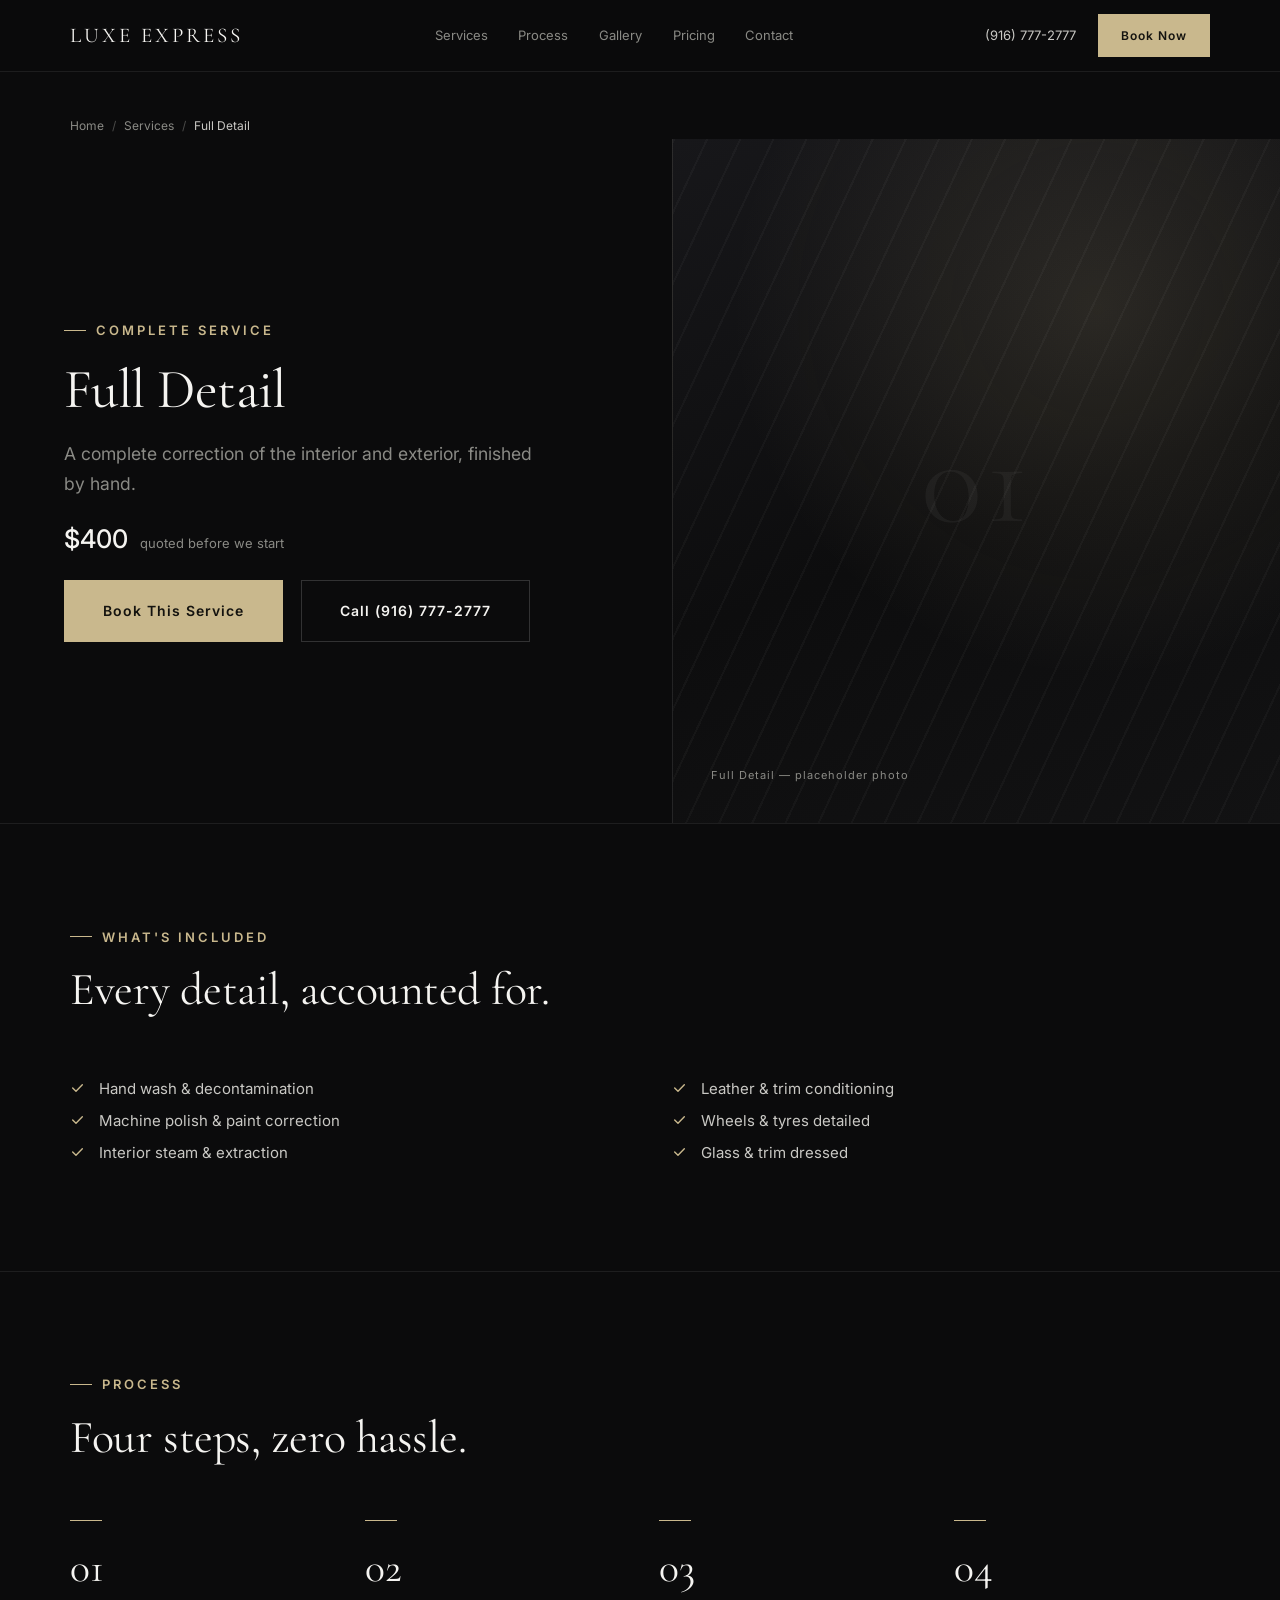
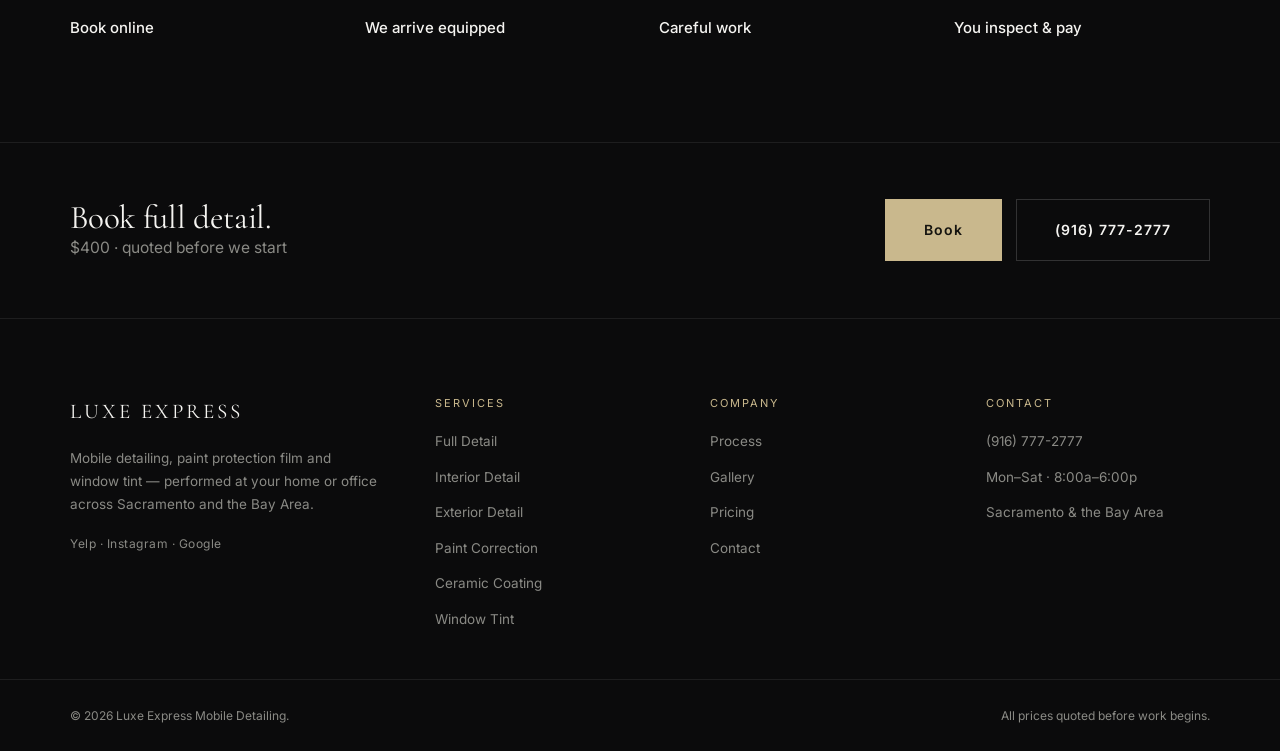
<file: full-detail.html>
<!doctype html>
<html lang="en">
<head>
<meta charset="UTF-8">
<meta name="viewport" content="width=device-width, initial-scale=1, viewport-fit=cover">
<title>Full Detail — Luxe Express Mobile Detailing</title>
<meta name="description" content="Full mobile detail in Sacramento & the Bay Area — hand wash, machine polish, interior steam clean and more, from $400. Fixed price, quoted before we start.">
<link rel="icon" href="data:image/svg+xml,%3Csvg xmlns='http://www.w3.org/2000/svg' viewBox='0 0 64 64'%3E%3Crect width='64' height='64' fill='%230B0B0C'/%3E%3Ctext x='32' y='43' font-family='Georgia,serif' font-size='34' fill='%23C9B88D' text-anchor='middle'%3EL%3C/text%3E%3C/svg%3E">
<link rel="preconnect" href="https://fonts.googleapis.com">
<link rel="preconnect" href="https://fonts.gstatic.com" crossorigin>
<link href="https://fonts.googleapis.com/css2?family=Cormorant+Garamond:wght@300;400;500;600&family=Inter:wght@400;500;600&display=swap" rel="stylesheet">
<link rel="stylesheet" href="assets/style.css">
</head>
<body class="page-service has-mobile-bar-space">
<a class="skip-link" href="#main">Skip to content</a>

<header class="site-header is-scrolled" id="siteHeader">
  <div class="container header-inner">
    <a href="index.html" class="logo">Luxe Express</a>
    <nav class="nav" id="siteNav">
      <a href="index.html#services">Services</a>
      <a href="index.html#process">Process</a>
      <a href="gallery.html">Gallery</a>
      <a href="index.html#pricing">Pricing</a>
      <a href="contact.html">Contact</a>
    </nav>
    <div class="header-actions">
      <a href="tel:+19167772777" class="header-phone">(916) 777-2777</a>
      <a href="contact.html" class="btn btn--gold btn--sm">Book Now</a>
      <button class="nav-toggle" id="navToggle" aria-label="Open menu" aria-expanded="false" aria-controls="mobileNav">
        <span></span><span></span><span></span>
      </button>
    </div>
  </div>
</header>

<nav class="mobile-nav" id="mobileNav" aria-label="Mobile">
  <a href="index.html#services">Services</a>
  <a href="index.html#process">Process</a>
  <a href="gallery.html">Gallery</a>
  <a href="index.html#pricing">Pricing</a>
  <a href="contact.html">Contact</a>
  <div class="mobile-nav-foot">
    <a class="header-phone" href="tel:+19167772777">(916) 777-2777</a>
    <a href="contact.html" class="btn btn--gold btn--full">Book Now</a>
  </div>
</nav>

<main id="main">

  <div class="container breadcrumb">
    <a href="index.html">Home</a><span class="sep">/</span><a href="index.html#services">Services</a><span class="sep">/</span><span class="current">Full Detail</span>
  </div>

  <section class="service-hero">
    <div class="service-hero-copy">
      <span class="eyebrow">COMPLETE SERVICE</span>
      <h1 class="h1--svc">Full Detail</h1>
      <p class="desc">A complete correction of the interior and exterior, finished by hand.</p>
      <div class="price-row-inline">
        <span class="amount">$400</span>
        <span class="note">quoted before we start</span>
      </div>
      <div class="hero-ctas">
        <a href="contact.html" class="btn btn--gold btn--lg">Book This Service</a>
        <a href="tel:+19167772777" class="btn btn--outline btn--lg">Call (916) 777-2777</a>
      </div>
    </div>
    <div class="service-hero-photo">
      <span class="mark">01</span>
      <span class="cap">Full Detail — placeholder photo</span>
    </div>
  </section>

  <section class="section">
    <div class="container">
      <div class="section-head reveal">
        <span class="eyebrow">What's included</span>
        <h2 class="h2">Every detail, accounted for.</h2>
      </div>
      <div class="included-grid reveal-stagger">
        <div>
          <div class="included-item"><svg viewBox="0 0 14 14" fill="none" xmlns="http://www.w3.org/2000/svg" aria-hidden="true"><path d="M11.5 3.5L5.6 9.6L2.5 6.5" stroke="#C9B88D" stroke-width="1.3" stroke-linecap="round" stroke-linejoin="round"/></svg><span>Hand wash &amp; decontamination</span></div>
          <div class="included-item"><svg viewBox="0 0 14 14" fill="none" xmlns="http://www.w3.org/2000/svg" aria-hidden="true"><path d="M11.5 3.5L5.6 9.6L2.5 6.5" stroke="#C9B88D" stroke-width="1.3" stroke-linecap="round" stroke-linejoin="round"/></svg><span>Machine polish &amp; paint correction</span></div>
          <div class="included-item"><svg viewBox="0 0 14 14" fill="none" xmlns="http://www.w3.org/2000/svg" aria-hidden="true"><path d="M11.5 3.5L5.6 9.6L2.5 6.5" stroke="#C9B88D" stroke-width="1.3" stroke-linecap="round" stroke-linejoin="round"/></svg><span>Interior steam &amp; extraction</span></div>
        </div>
        <div>
          <div class="included-item"><svg viewBox="0 0 14 14" fill="none" xmlns="http://www.w3.org/2000/svg" aria-hidden="true"><path d="M11.5 3.5L5.6 9.6L2.5 6.5" stroke="#C9B88D" stroke-width="1.3" stroke-linecap="round" stroke-linejoin="round"/></svg><span>Leather &amp; trim conditioning</span></div>
          <div class="included-item"><svg viewBox="0 0 14 14" fill="none" xmlns="http://www.w3.org/2000/svg" aria-hidden="true"><path d="M11.5 3.5L5.6 9.6L2.5 6.5" stroke="#C9B88D" stroke-width="1.3" stroke-linecap="round" stroke-linejoin="round"/></svg><span>Wheels &amp; tyres detailed</span></div>
          <div class="included-item"><svg viewBox="0 0 14 14" fill="none" xmlns="http://www.w3.org/2000/svg" aria-hidden="true"><path d="M11.5 3.5L5.6 9.6L2.5 6.5" stroke="#C9B88D" stroke-width="1.3" stroke-linecap="round" stroke-linejoin="round"/></svg><span>Glass &amp; trim dressed</span></div>
        </div>
      </div>
    </div>
  </section>

  <section class="section">
    <div class="container">
      <div class="section-head reveal">
        <span class="eyebrow">Process</span>
        <h2 class="h2">Four steps, zero hassle.</h2>
      </div>
      <div class="process-grid reveal-stagger">
        <div class="process-step">
          <span class="step-bar"></span>
          <span class="step-num">01</span>
          <span class="step-title">Book online</span>
        </div>
        <div class="process-step">
          <span class="step-bar"></span>
          <span class="step-num">02</span>
          <span class="step-title">We arrive equipped</span>
        </div>
        <div class="process-step">
          <span class="step-bar"></span>
          <span class="step-num">03</span>
          <span class="step-title">Careful work</span>
        </div>
        <div class="process-step">
          <span class="step-bar"></span>
          <span class="step-num">04</span>
          <span class="step-title">You inspect &amp; pay</span>
        </div>
      </div>
    </div>
  </section>

  <section class="cta-band">
    <div class="container cta-band-inner reveal">
      <div>
        <h2 class="h2">Book full detail.</h2>
        <p class="muted">$400 · quoted before we start</p>
      </div>
      <div class="cta-buttons">
        <a href="contact.html" class="btn btn--gold btn--lg">Book</a>
        <a href="tel:+19167772777" class="btn btn--outline btn--lg">(916) 777-2777</a>
      </div>
    </div>
  </section>

</main>

<footer class="site-footer">
  <div class="container footer-grid">
    <div class="footer-brand">
      <div class="logo">Luxe Express</div>
      <p class="muted">Mobile detailing, paint protection film and window tint — performed at your home or office across Sacramento and the Bay Area.</p>
      <span class="footer-social">Yelp · Instagram · Google</span>
    </div>
    <div class="footer-col">
      <span class="footer-heading">Services</span>
      <a href="full-detail.html">Full Detail</a>
      <a href="interior-detail.html">Interior Detail</a>
      <a href="exterior-detail.html">Exterior Detail</a>
      <a href="paint-correction.html">Paint Correction</a>
      <a href="ceramic-coating.html">Ceramic Coating</a>
      <a href="window-tint.html">Window Tint</a>
    </div>
    <div class="footer-col">
      <span class="footer-heading">Company</span>
      <a href="index.html#process">Process</a>
      <a href="gallery.html">Gallery</a>
      <a href="index.html#pricing">Pricing</a>
      <a href="contact.html">Contact</a>
    </div>
    <div class="footer-col">
      <span class="footer-heading">Contact</span>
      <span class="muted">(916) 777-2777</span>
      <span class="muted">Mon–Sat · 8:00a–6:00p</span>
      <span class="muted">Sacramento &amp; the Bay Area</span>
    </div>
  </div>
  <div class="footer-bottom container">
    <span>© 2026 Luxe Express Mobile Detailing.</span>
    <span>All prices quoted before work begins.</span>
  </div>
</footer>

<div class="mobile-bar">
  <a href="contact.html" class="btn btn--gold">Book</a>
  <a href="tel:+19167772777" class="btn btn--outline">Call</a>
</div>

<script src="assets/main.js"></script>
</body>
</html>
</file>
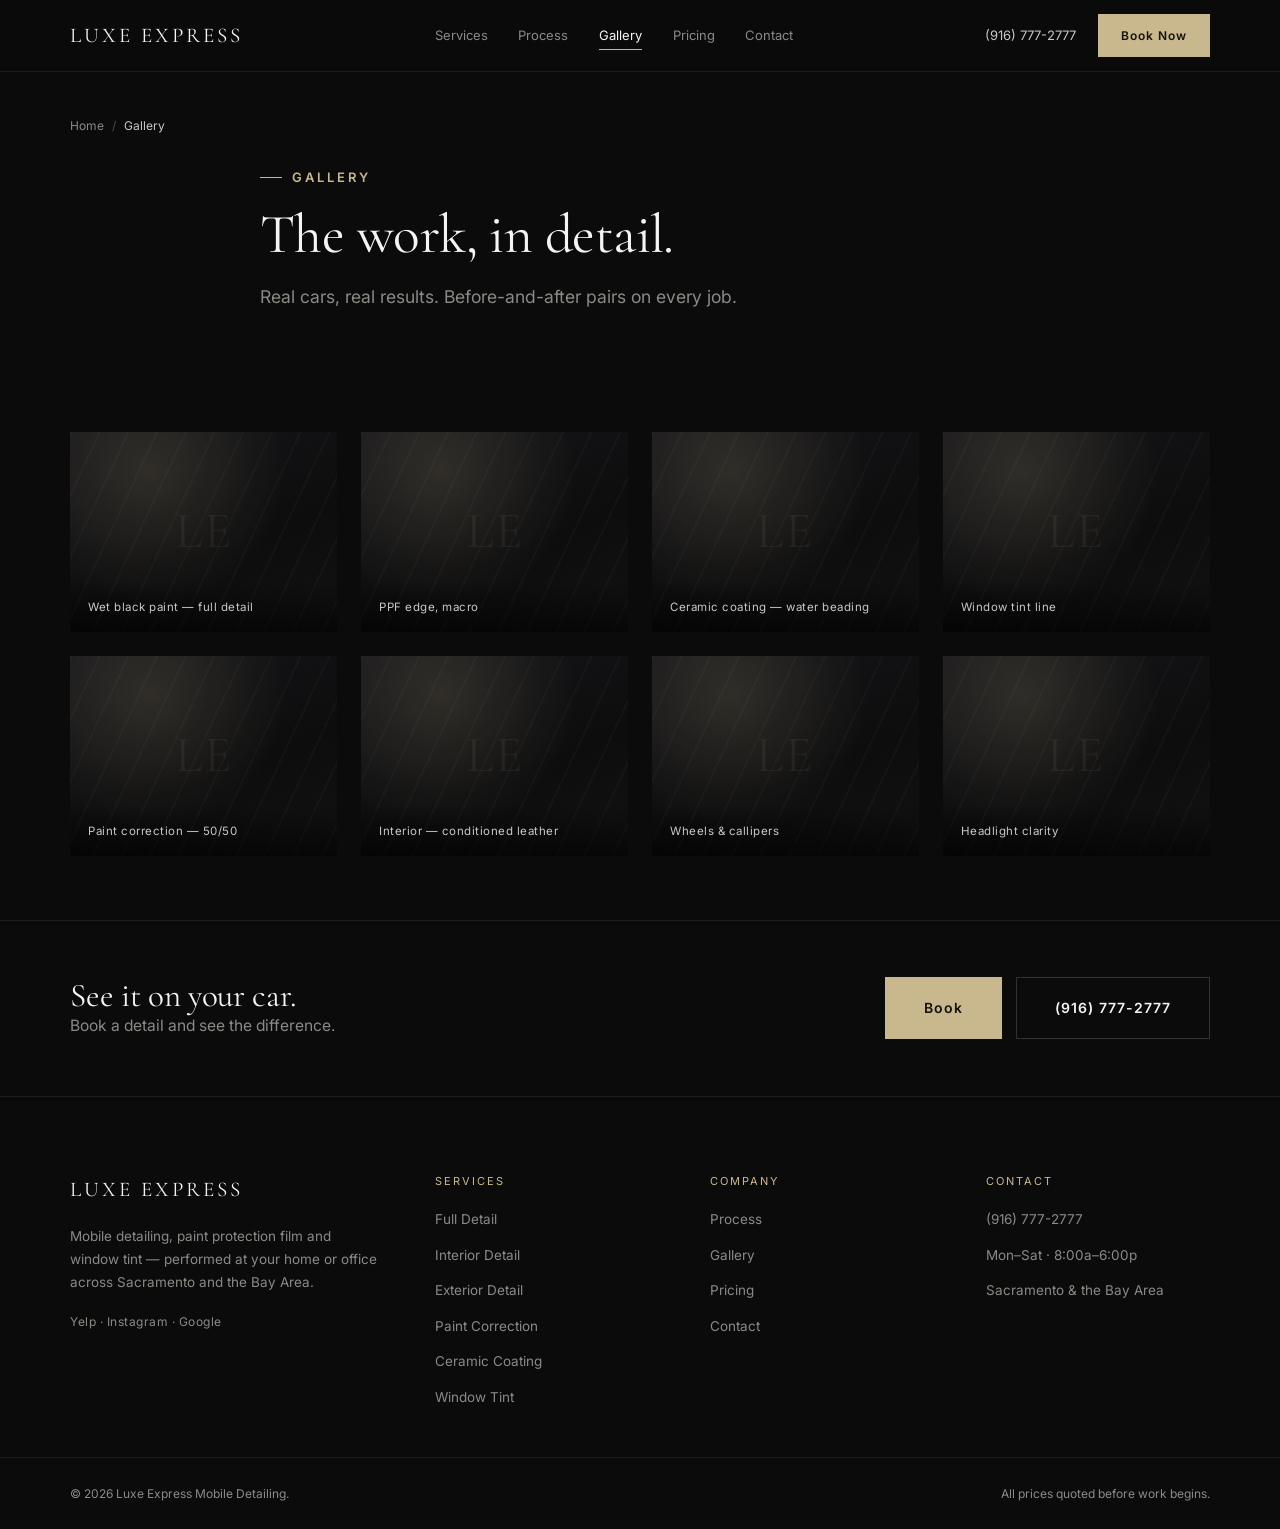
<file: gallery.html>
<!doctype html>
<html lang="en">
<head>
<meta charset="UTF-8">
<meta name="viewport" content="width=device-width, initial-scale=1, viewport-fit=cover">
<title>Gallery — Luxe Express Mobile Detailing</title>
<meta name="description" content="Before-and-after results from Luxe Express — full details, paint correction, ceramic coating and window tint across Sacramento and the Bay Area.">
<link rel="icon" href="data:image/svg+xml,%3Csvg xmlns='http://www.w3.org/2000/svg' viewBox='0 0 64 64'%3E%3Crect width='64' height='64' fill='%230B0B0C'/%3E%3Ctext x='32' y='43' font-family='Georgia,serif' font-size='34' fill='%23C9B88D' text-anchor='middle'%3EL%3C/text%3E%3C/svg%3E">
<link rel="preconnect" href="https://fonts.googleapis.com">
<link rel="preconnect" href="https://fonts.gstatic.com" crossorigin>
<link href="https://fonts.googleapis.com/css2?family=Cormorant+Garamond:wght@300;400;500;600&family=Inter:wght@400;500;600&display=swap" rel="stylesheet">
<link rel="stylesheet" href="assets/style.css">
</head>
<body class="page-gallery has-mobile-bar-space">
<a class="skip-link" href="#main">Skip to content</a>

<header class="site-header is-scrolled" id="siteHeader">
  <div class="container header-inner">
    <a href="index.html" class="logo">Luxe Express</a>
    <nav class="nav" id="siteNav">
      <a href="index.html#services">Services</a>
      <a href="index.html#process">Process</a>
      <a href="gallery.html">Gallery</a>
      <a href="index.html#pricing">Pricing</a>
      <a href="contact.html">Contact</a>
    </nav>
    <div class="header-actions">
      <a href="tel:+19167772777" class="header-phone">(916) 777-2777</a>
      <a href="contact.html" class="btn btn--gold btn--sm">Book Now</a>
      <button class="nav-toggle" id="navToggle" aria-label="Open menu" aria-expanded="false" aria-controls="mobileNav">
        <span></span><span></span><span></span>
      </button>
    </div>
  </div>
</header>

<nav class="mobile-nav" id="mobileNav" aria-label="Mobile">
  <a href="index.html#services">Services</a>
  <a href="index.html#process">Process</a>
  <a href="gallery.html">Gallery</a>
  <a href="index.html#pricing">Pricing</a>
  <a href="contact.html">Contact</a>
  <div class="mobile-nav-foot">
    <a class="header-phone" href="tel:+19167772777">(916) 777-2777</a>
    <a href="contact.html" class="btn btn--gold btn--full">Book Now</a>
  </div>
</nav>

<main id="main">

  <div class="container breadcrumb">
    <a href="index.html">Home</a><span class="sep">/</span><span class="current">Gallery</span>
  </div>

  <div class="container page-hero reveal">
    <span class="eyebrow">Gallery</span>
    <h1 class="h1--svc h3">The work, in detail.</h1>
    <p class="lead">Real cars, real results. Before-and-after pairs on every job.</p>
  </div>

  <section class="section section--flush section--tight">
    <div class="container">
      <div class="gallery-grid reveal-stagger">
        <div class="photo-tile"><span class="tile-mark">LE</span><span class="tile-caption">Wet black paint — full detail</span></div>
        <div class="photo-tile"><span class="tile-mark">LE</span><span class="tile-caption">PPF edge, macro</span></div>
        <div class="photo-tile"><span class="tile-mark">LE</span><span class="tile-caption">Ceramic coating — water beading</span></div>
        <div class="photo-tile"><span class="tile-mark">LE</span><span class="tile-caption">Window tint line</span></div>
        <div class="photo-tile"><span class="tile-mark">LE</span><span class="tile-caption">Paint correction — 50/50</span></div>
        <div class="photo-tile"><span class="tile-mark">LE</span><span class="tile-caption">Interior — conditioned leather</span></div>
        <div class="photo-tile"><span class="tile-mark">LE</span><span class="tile-caption">Wheels &amp; callipers</span></div>
        <div class="photo-tile"><span class="tile-mark">LE</span><span class="tile-caption">Headlight clarity</span></div>
      </div>
    </div>
  </section>

  <section class="cta-band">
    <div class="container cta-band-inner reveal">
      <div>
        <h2 class="h2">See it on your car.</h2>
        <p class="muted">Book a detail and see the difference.</p>
      </div>
      <div class="cta-buttons">
        <a href="contact.html" class="btn btn--gold btn--lg">Book</a>
        <a href="tel:+19167772777" class="btn btn--outline btn--lg">(916) 777-2777</a>
      </div>
    </div>
  </section>

</main>

<footer class="site-footer">
  <div class="container footer-grid">
    <div class="footer-brand">
      <div class="logo">Luxe Express</div>
      <p class="muted">Mobile detailing, paint protection film and window tint — performed at your home or office across Sacramento and the Bay Area.</p>
      <span class="footer-social">Yelp · Instagram · Google</span>
    </div>
    <div class="footer-col">
      <span class="footer-heading">Services</span>
      <a href="full-detail.html">Full Detail</a>
      <a href="interior-detail.html">Interior Detail</a>
      <a href="exterior-detail.html">Exterior Detail</a>
      <a href="paint-correction.html">Paint Correction</a>
      <a href="ceramic-coating.html">Ceramic Coating</a>
      <a href="window-tint.html">Window Tint</a>
    </div>
    <div class="footer-col">
      <span class="footer-heading">Company</span>
      <a href="index.html#process">Process</a>
      <a href="gallery.html">Gallery</a>
      <a href="index.html#pricing">Pricing</a>
      <a href="contact.html">Contact</a>
    </div>
    <div class="footer-col">
      <span class="footer-heading">Contact</span>
      <span class="muted">(916) 777-2777</span>
      <span class="muted">Mon–Sat · 8:00a–6:00p</span>
      <span class="muted">Sacramento &amp; the Bay Area</span>
    </div>
  </div>
  <div class="footer-bottom container">
    <span>© 2026 Luxe Express Mobile Detailing.</span>
    <span>All prices quoted before work begins.</span>
  </div>
</footer>

<div class="mobile-bar">
  <a href="contact.html" class="btn btn--gold">Book</a>
  <a href="tel:+19167772777" class="btn btn--outline">Call</a>
</div>

<script src="assets/main.js"></script>
</body>
</html>
</file>
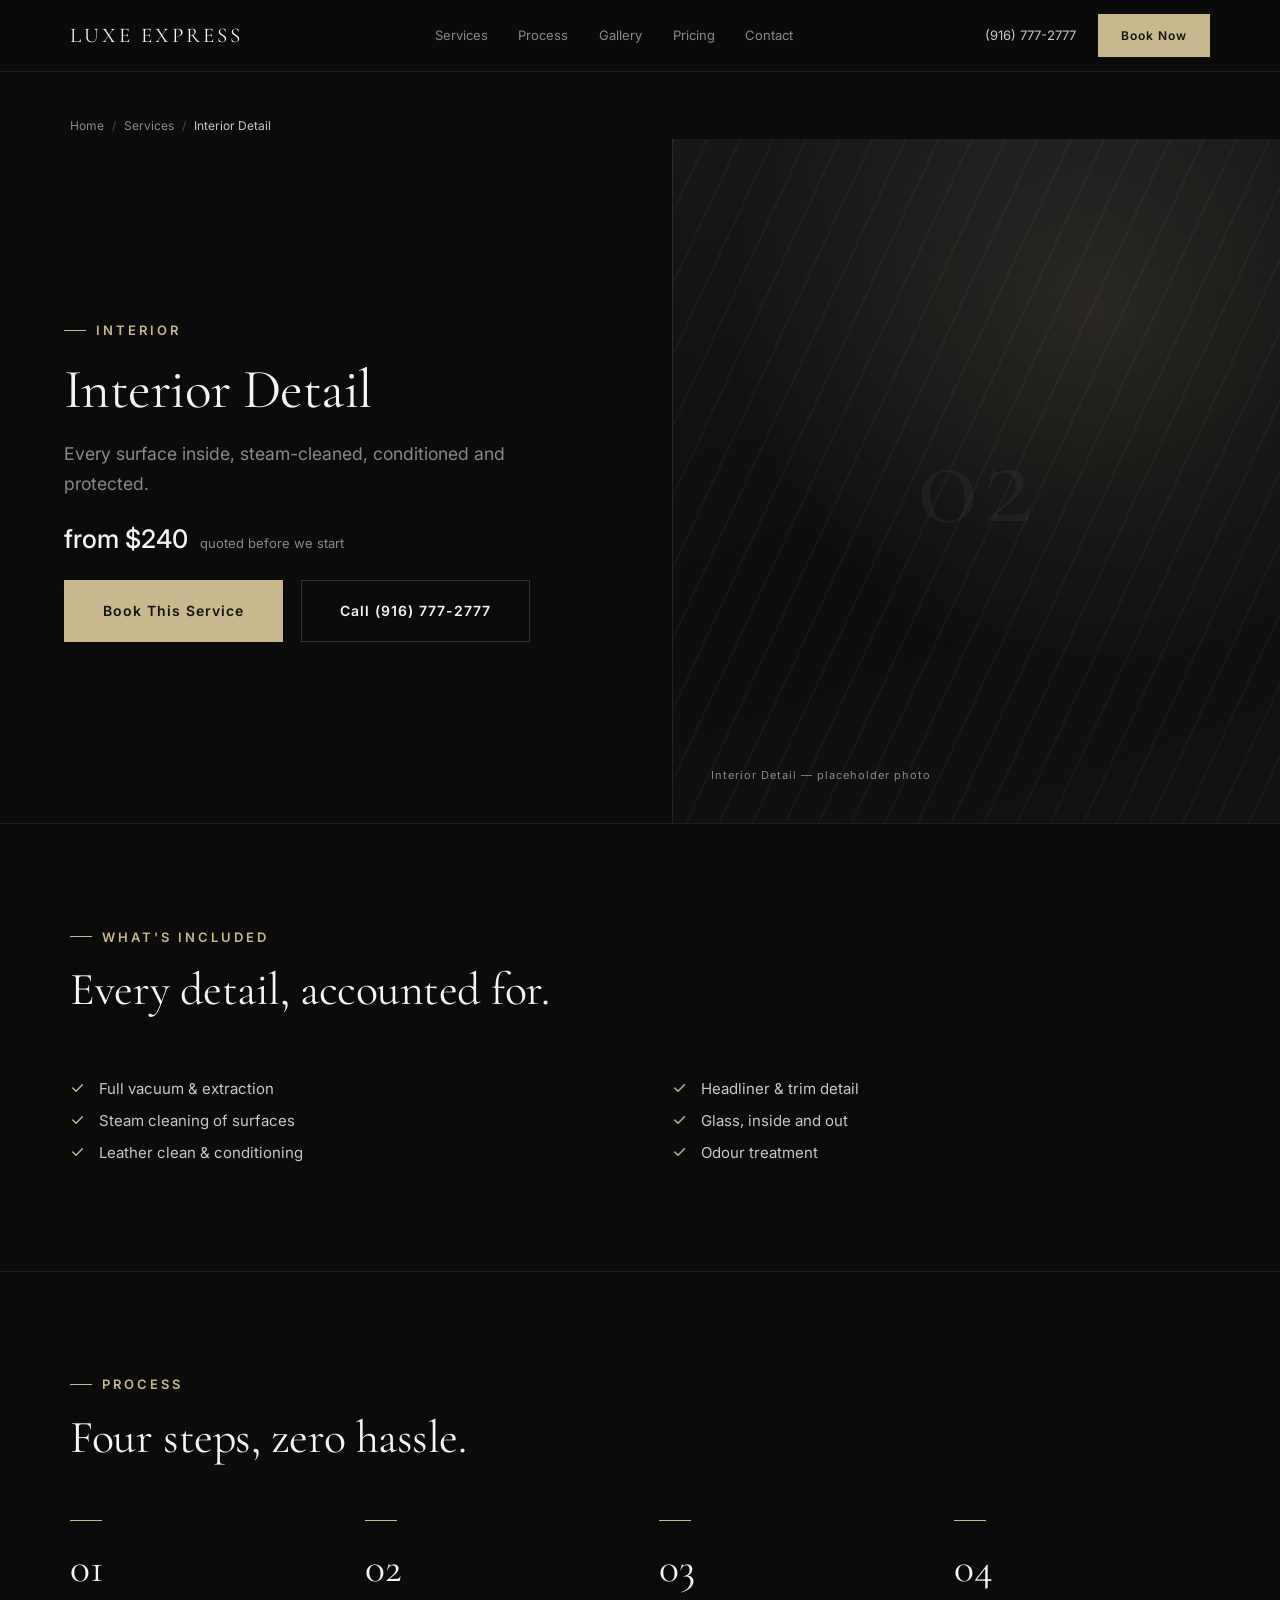
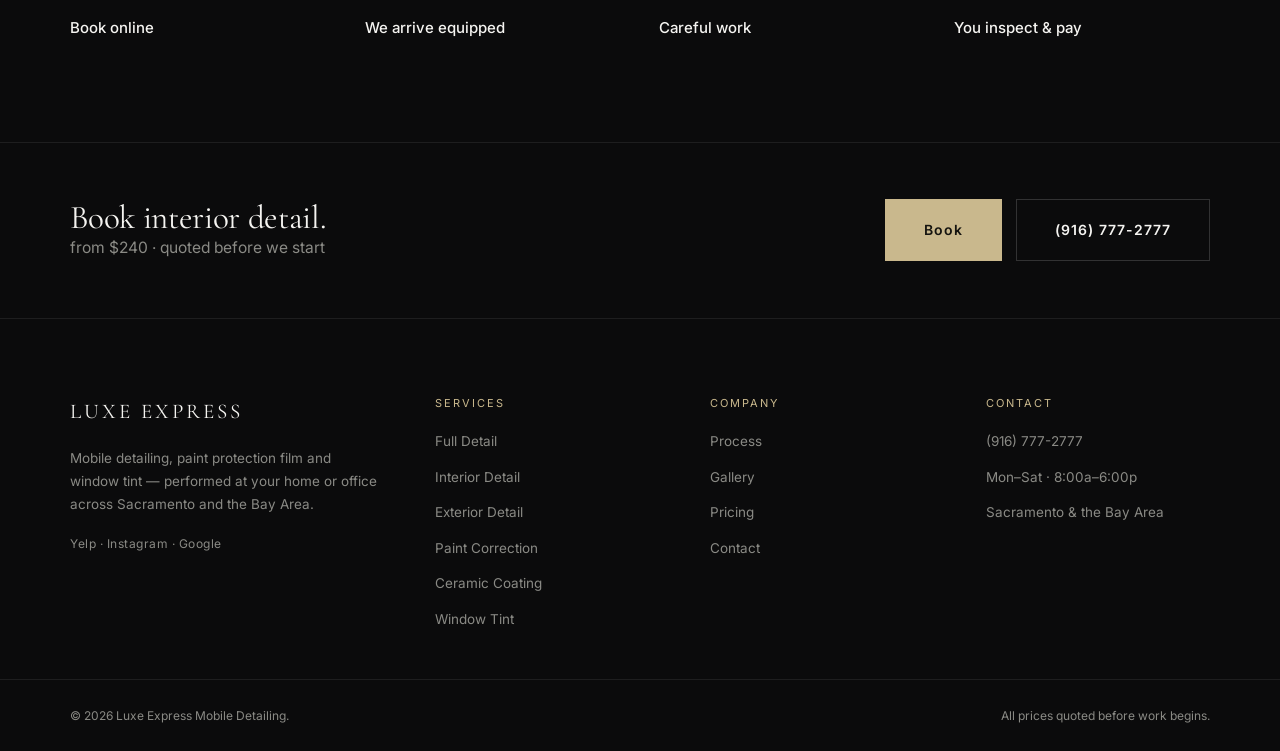
<file: interior-detail.html>
<!doctype html>
<html lang="en">
<head>
<meta charset="UTF-8">
<meta name="viewport" content="width=device-width, initial-scale=1, viewport-fit=cover">
<title>Interior Detail — Luxe Express Mobile Detailing</title>
<meta name="description" content="Interior detailing from $240 — full vacuum, steam cleaning, leather conditioning and odour treatment. Mobile, Sacramento & the Bay Area.">
<link rel="icon" href="data:image/svg+xml,%3Csvg xmlns='http://www.w3.org/2000/svg' viewBox='0 0 64 64'%3E%3Crect width='64' height='64' fill='%230B0B0C'/%3E%3Ctext x='32' y='43' font-family='Georgia,serif' font-size='34' fill='%23C9B88D' text-anchor='middle'%3EL%3C/text%3E%3C/svg%3E">
<link rel="preconnect" href="https://fonts.googleapis.com">
<link rel="preconnect" href="https://fonts.gstatic.com" crossorigin>
<link href="https://fonts.googleapis.com/css2?family=Cormorant+Garamond:wght@300;400;500;600&family=Inter:wght@400;500;600&display=swap" rel="stylesheet">
<link rel="stylesheet" href="assets/style.css">
</head>
<body class="page-service has-mobile-bar-space">
<a class="skip-link" href="#main">Skip to content</a>

<header class="site-header is-scrolled" id="siteHeader">
  <div class="container header-inner">
    <a href="index.html" class="logo">Luxe Express</a>
    <nav class="nav" id="siteNav">
      <a href="index.html#services">Services</a>
      <a href="index.html#process">Process</a>
      <a href="gallery.html">Gallery</a>
      <a href="index.html#pricing">Pricing</a>
      <a href="contact.html">Contact</a>
    </nav>
    <div class="header-actions">
      <a href="tel:+19167772777" class="header-phone">(916) 777-2777</a>
      <a href="contact.html" class="btn btn--gold btn--sm">Book Now</a>
      <button class="nav-toggle" id="navToggle" aria-label="Open menu" aria-expanded="false" aria-controls="mobileNav">
        <span></span><span></span><span></span>
      </button>
    </div>
  </div>
</header>

<nav class="mobile-nav" id="mobileNav" aria-label="Mobile">
  <a href="index.html#services">Services</a>
  <a href="index.html#process">Process</a>
  <a href="gallery.html">Gallery</a>
  <a href="index.html#pricing">Pricing</a>
  <a href="contact.html">Contact</a>
  <div class="mobile-nav-foot">
    <a class="header-phone" href="tel:+19167772777">(916) 777-2777</a>
    <a href="contact.html" class="btn btn--gold btn--full">Book Now</a>
  </div>
</nav>

<main id="main">

  <div class="container breadcrumb">
    <a href="index.html">Home</a><span class="sep">/</span><a href="index.html#services">Services</a><span class="sep">/</span><span class="current">Interior Detail</span>
  </div>

  <section class="service-hero">
    <div class="service-hero-copy">
      <span class="eyebrow">INTERIOR</span>
      <h1 class="h1--svc">Interior Detail</h1>
      <p class="desc">Every surface inside, steam-cleaned, conditioned and protected.</p>
      <div class="price-row-inline">
        <span class="amount">from $240</span>
        <span class="note">quoted before we start</span>
      </div>
      <div class="hero-ctas">
        <a href="contact.html" class="btn btn--gold btn--lg">Book This Service</a>
        <a href="tel:+19167772777" class="btn btn--outline btn--lg">Call (916) 777-2777</a>
      </div>
    </div>
    <div class="service-hero-photo">
      <span class="mark">02</span>
      <span class="cap">Interior Detail — placeholder photo</span>
    </div>
  </section>

  <section class="section">
    <div class="container">
      <div class="section-head reveal">
        <span class="eyebrow">What's included</span>
        <h2 class="h2">Every detail, accounted for.</h2>
      </div>
      <div class="included-grid reveal-stagger">
        <div>
          <div class="included-item"><svg viewBox="0 0 14 14" fill="none" xmlns="http://www.w3.org/2000/svg" aria-hidden="true"><path d="M11.5 3.5L5.6 9.6L2.5 6.5" stroke="#C9B88D" stroke-width="1.3" stroke-linecap="round" stroke-linejoin="round"/></svg><span>Full vacuum &amp; extraction</span></div>
          <div class="included-item"><svg viewBox="0 0 14 14" fill="none" xmlns="http://www.w3.org/2000/svg" aria-hidden="true"><path d="M11.5 3.5L5.6 9.6L2.5 6.5" stroke="#C9B88D" stroke-width="1.3" stroke-linecap="round" stroke-linejoin="round"/></svg><span>Steam cleaning of surfaces</span></div>
          <div class="included-item"><svg viewBox="0 0 14 14" fill="none" xmlns="http://www.w3.org/2000/svg" aria-hidden="true"><path d="M11.5 3.5L5.6 9.6L2.5 6.5" stroke="#C9B88D" stroke-width="1.3" stroke-linecap="round" stroke-linejoin="round"/></svg><span>Leather clean &amp; conditioning</span></div>
        </div>
        <div>
          <div class="included-item"><svg viewBox="0 0 14 14" fill="none" xmlns="http://www.w3.org/2000/svg" aria-hidden="true"><path d="M11.5 3.5L5.6 9.6L2.5 6.5" stroke="#C9B88D" stroke-width="1.3" stroke-linecap="round" stroke-linejoin="round"/></svg><span>Headliner &amp; trim detail</span></div>
          <div class="included-item"><svg viewBox="0 0 14 14" fill="none" xmlns="http://www.w3.org/2000/svg" aria-hidden="true"><path d="M11.5 3.5L5.6 9.6L2.5 6.5" stroke="#C9B88D" stroke-width="1.3" stroke-linecap="round" stroke-linejoin="round"/></svg><span>Glass, inside and out</span></div>
          <div class="included-item"><svg viewBox="0 0 14 14" fill="none" xmlns="http://www.w3.org/2000/svg" aria-hidden="true"><path d="M11.5 3.5L5.6 9.6L2.5 6.5" stroke="#C9B88D" stroke-width="1.3" stroke-linecap="round" stroke-linejoin="round"/></svg><span>Odour treatment</span></div>
        </div>
      </div>
    </div>
  </section>

  <section class="section">
    <div class="container">
      <div class="section-head reveal">
        <span class="eyebrow">Process</span>
        <h2 class="h2">Four steps, zero hassle.</h2>
      </div>
      <div class="process-grid reveal-stagger">
        <div class="process-step">
          <span class="step-bar"></span>
          <span class="step-num">01</span>
          <span class="step-title">Book online</span>
        </div>
        <div class="process-step">
          <span class="step-bar"></span>
          <span class="step-num">02</span>
          <span class="step-title">We arrive equipped</span>
        </div>
        <div class="process-step">
          <span class="step-bar"></span>
          <span class="step-num">03</span>
          <span class="step-title">Careful work</span>
        </div>
        <div class="process-step">
          <span class="step-bar"></span>
          <span class="step-num">04</span>
          <span class="step-title">You inspect &amp; pay</span>
        </div>
      </div>
    </div>
  </section>

  <section class="cta-band">
    <div class="container cta-band-inner reveal">
      <div>
        <h2 class="h2">Book interior detail.</h2>
        <p class="muted">from $240 · quoted before we start</p>
      </div>
      <div class="cta-buttons">
        <a href="contact.html" class="btn btn--gold btn--lg">Book</a>
        <a href="tel:+19167772777" class="btn btn--outline btn--lg">(916) 777-2777</a>
      </div>
    </div>
  </section>

</main>

<footer class="site-footer">
  <div class="container footer-grid">
    <div class="footer-brand">
      <div class="logo">Luxe Express</div>
      <p class="muted">Mobile detailing, paint protection film and window tint — performed at your home or office across Sacramento and the Bay Area.</p>
      <span class="footer-social">Yelp · Instagram · Google</span>
    </div>
    <div class="footer-col">
      <span class="footer-heading">Services</span>
      <a href="full-detail.html">Full Detail</a>
      <a href="interior-detail.html">Interior Detail</a>
      <a href="exterior-detail.html">Exterior Detail</a>
      <a href="paint-correction.html">Paint Correction</a>
      <a href="ceramic-coating.html">Ceramic Coating</a>
      <a href="window-tint.html">Window Tint</a>
    </div>
    <div class="footer-col">
      <span class="footer-heading">Company</span>
      <a href="index.html#process">Process</a>
      <a href="gallery.html">Gallery</a>
      <a href="index.html#pricing">Pricing</a>
      <a href="contact.html">Contact</a>
    </div>
    <div class="footer-col">
      <span class="footer-heading">Contact</span>
      <span class="muted">(916) 777-2777</span>
      <span class="muted">Mon–Sat · 8:00a–6:00p</span>
      <span class="muted">Sacramento &amp; the Bay Area</span>
    </div>
  </div>
  <div class="footer-bottom container">
    <span>© 2026 Luxe Express Mobile Detailing.</span>
    <span>All prices quoted before work begins.</span>
  </div>
</footer>

<div class="mobile-bar">
  <a href="contact.html" class="btn btn--gold">Book</a>
  <a href="tel:+19167772777" class="btn btn--outline">Call</a>
</div>

<script src="assets/main.js"></script>
</body>
</html>
</file>
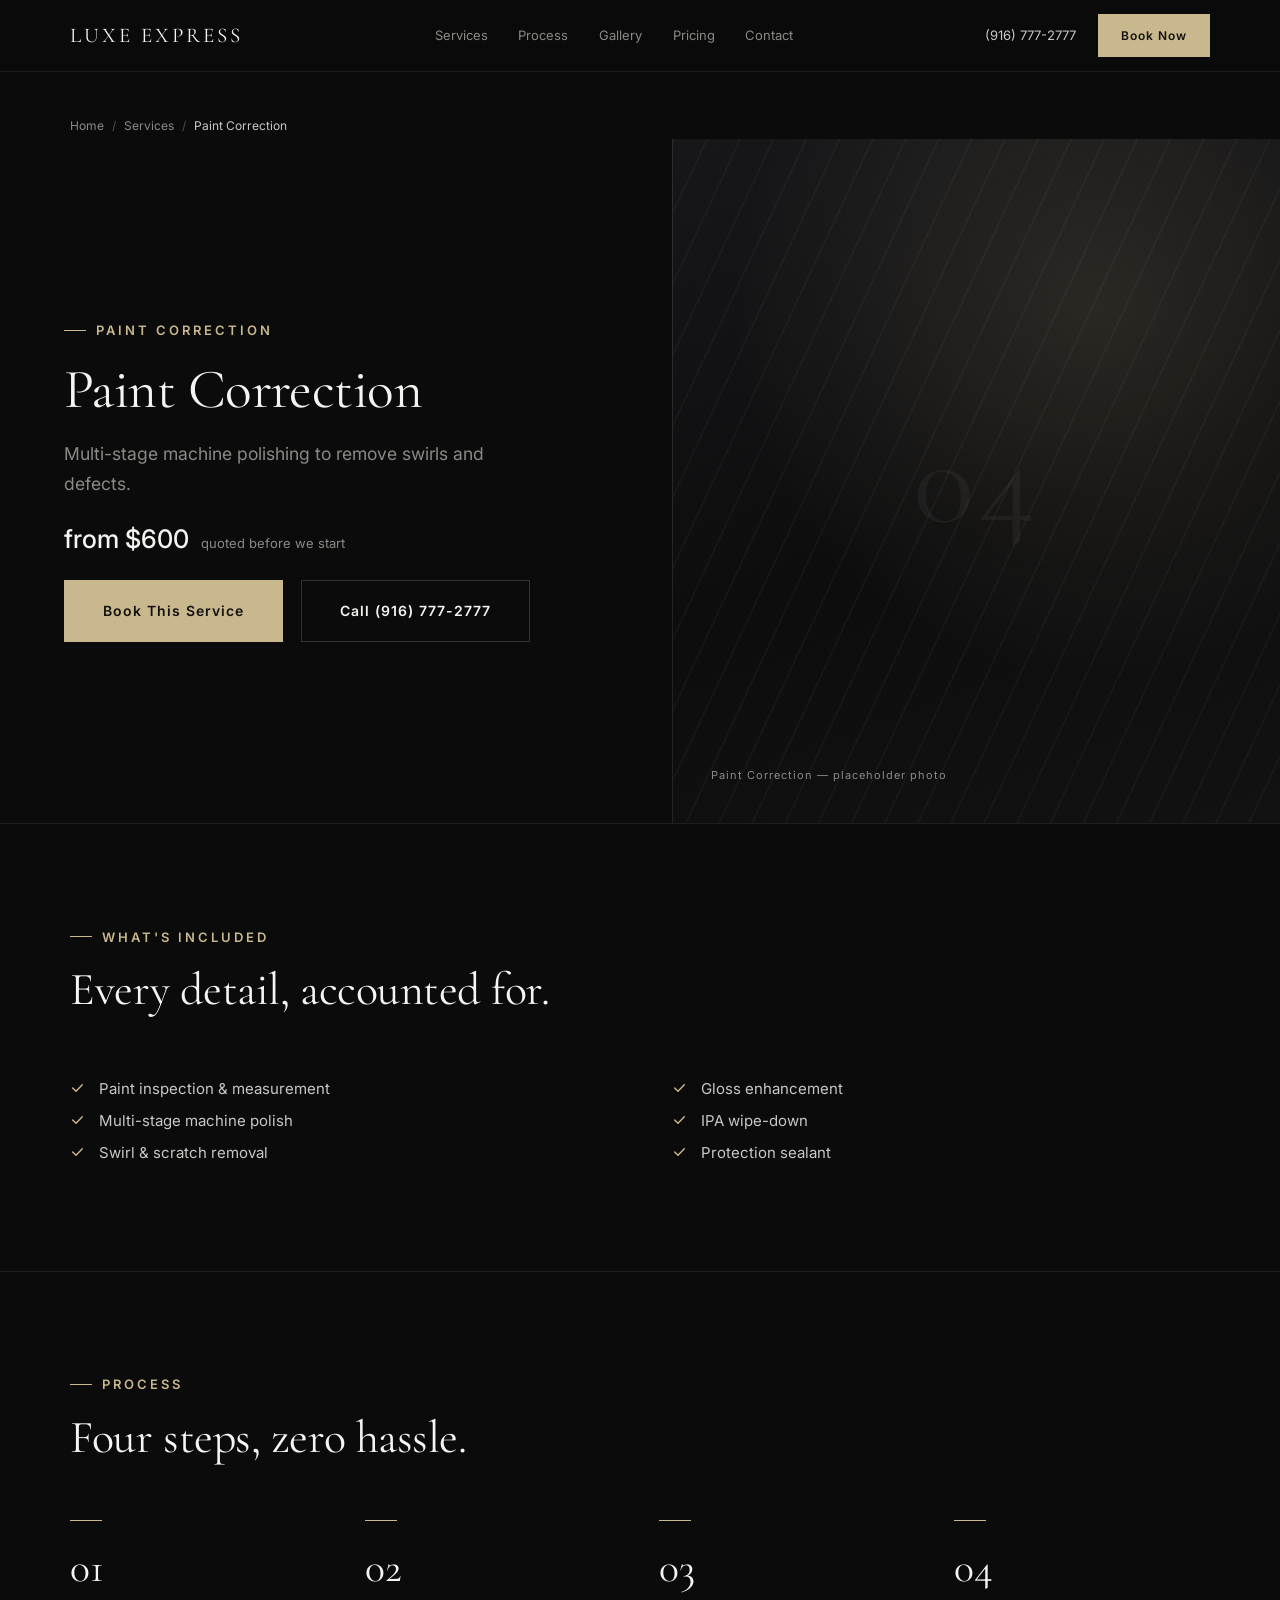
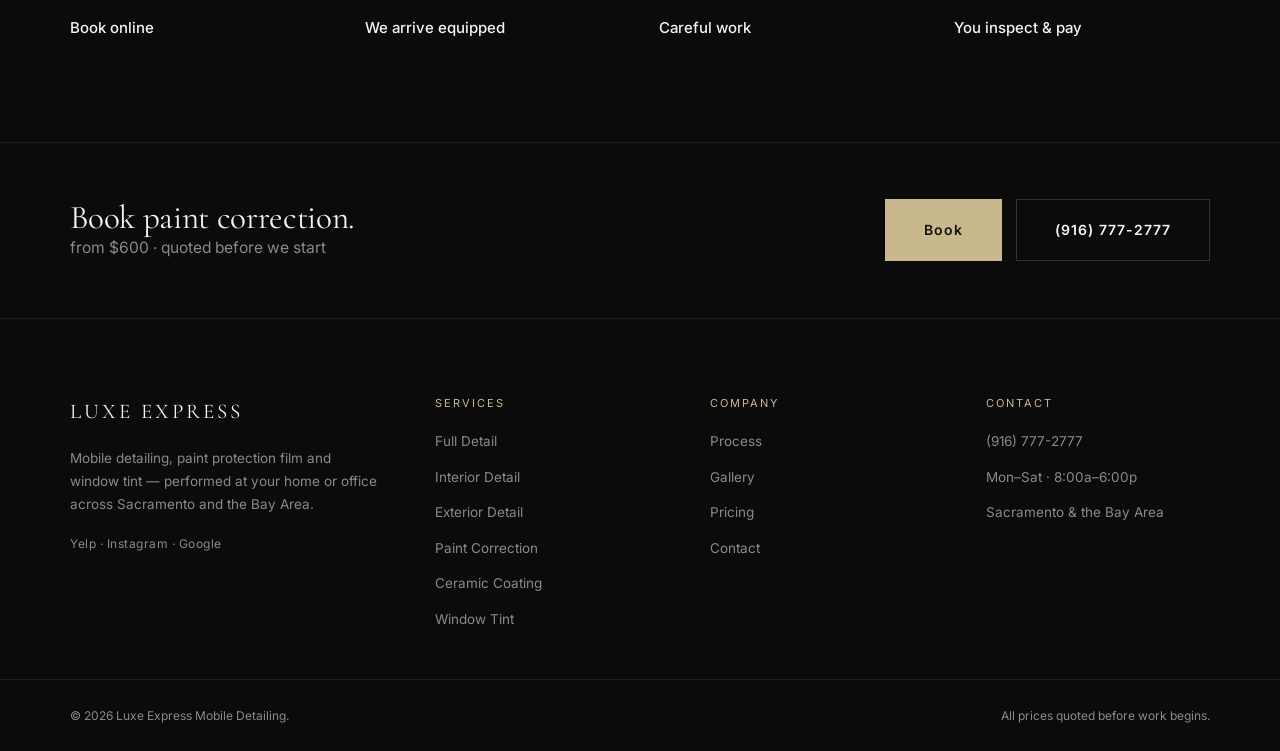
<file: paint-correction.html>
<!doctype html>
<html lang="en">
<head>
<meta charset="UTF-8">
<meta name="viewport" content="width=device-width, initial-scale=1, viewport-fit=cover">
<title>Paint Correction — Luxe Express Mobile Detailing</title>
<meta name="description" content="Paint correction from $600 — multi-stage machine polish to remove swirls and scratches, finished with a protective sealant.">
<link rel="icon" href="data:image/svg+xml,%3Csvg xmlns='http://www.w3.org/2000/svg' viewBox='0 0 64 64'%3E%3Crect width='64' height='64' fill='%230B0B0C'/%3E%3Ctext x='32' y='43' font-family='Georgia,serif' font-size='34' fill='%23C9B88D' text-anchor='middle'%3EL%3C/text%3E%3C/svg%3E">
<link rel="preconnect" href="https://fonts.googleapis.com">
<link rel="preconnect" href="https://fonts.gstatic.com" crossorigin>
<link href="https://fonts.googleapis.com/css2?family=Cormorant+Garamond:wght@300;400;500;600&family=Inter:wght@400;500;600&display=swap" rel="stylesheet">
<link rel="stylesheet" href="assets/style.css">
</head>
<body class="page-service has-mobile-bar-space">
<a class="skip-link" href="#main">Skip to content</a>

<header class="site-header is-scrolled" id="siteHeader">
  <div class="container header-inner">
    <a href="index.html" class="logo">Luxe Express</a>
    <nav class="nav" id="siteNav">
      <a href="index.html#services">Services</a>
      <a href="index.html#process">Process</a>
      <a href="gallery.html">Gallery</a>
      <a href="index.html#pricing">Pricing</a>
      <a href="contact.html">Contact</a>
    </nav>
    <div class="header-actions">
      <a href="tel:+19167772777" class="header-phone">(916) 777-2777</a>
      <a href="contact.html" class="btn btn--gold btn--sm">Book Now</a>
      <button class="nav-toggle" id="navToggle" aria-label="Open menu" aria-expanded="false" aria-controls="mobileNav">
        <span></span><span></span><span></span>
      </button>
    </div>
  </div>
</header>

<nav class="mobile-nav" id="mobileNav" aria-label="Mobile">
  <a href="index.html#services">Services</a>
  <a href="index.html#process">Process</a>
  <a href="gallery.html">Gallery</a>
  <a href="index.html#pricing">Pricing</a>
  <a href="contact.html">Contact</a>
  <div class="mobile-nav-foot">
    <a class="header-phone" href="tel:+19167772777">(916) 777-2777</a>
    <a href="contact.html" class="btn btn--gold btn--full">Book Now</a>
  </div>
</nav>

<main id="main">

  <div class="container breadcrumb">
    <a href="index.html">Home</a><span class="sep">/</span><a href="index.html#services">Services</a><span class="sep">/</span><span class="current">Paint Correction</span>
  </div>

  <section class="service-hero">
    <div class="service-hero-copy">
      <span class="eyebrow">PAINT CORRECTION</span>
      <h1 class="h1--svc">Paint Correction</h1>
      <p class="desc">Multi-stage machine polishing to remove swirls and defects.</p>
      <div class="price-row-inline">
        <span class="amount">from $600</span>
        <span class="note">quoted before we start</span>
      </div>
      <div class="hero-ctas">
        <a href="contact.html" class="btn btn--gold btn--lg">Book This Service</a>
        <a href="tel:+19167772777" class="btn btn--outline btn--lg">Call (916) 777-2777</a>
      </div>
    </div>
    <div class="service-hero-photo">
      <span class="mark">04</span>
      <span class="cap">Paint Correction — placeholder photo</span>
    </div>
  </section>

  <section class="section">
    <div class="container">
      <div class="section-head reveal">
        <span class="eyebrow">What's included</span>
        <h2 class="h2">Every detail, accounted for.</h2>
      </div>
      <div class="included-grid reveal-stagger">
        <div>
          <div class="included-item"><svg viewBox="0 0 14 14" fill="none" xmlns="http://www.w3.org/2000/svg" aria-hidden="true"><path d="M11.5 3.5L5.6 9.6L2.5 6.5" stroke="#C9B88D" stroke-width="1.3" stroke-linecap="round" stroke-linejoin="round"/></svg><span>Paint inspection &amp; measurement</span></div>
          <div class="included-item"><svg viewBox="0 0 14 14" fill="none" xmlns="http://www.w3.org/2000/svg" aria-hidden="true"><path d="M11.5 3.5L5.6 9.6L2.5 6.5" stroke="#C9B88D" stroke-width="1.3" stroke-linecap="round" stroke-linejoin="round"/></svg><span>Multi-stage machine polish</span></div>
          <div class="included-item"><svg viewBox="0 0 14 14" fill="none" xmlns="http://www.w3.org/2000/svg" aria-hidden="true"><path d="M11.5 3.5L5.6 9.6L2.5 6.5" stroke="#C9B88D" stroke-width="1.3" stroke-linecap="round" stroke-linejoin="round"/></svg><span>Swirl &amp; scratch removal</span></div>
        </div>
        <div>
          <div class="included-item"><svg viewBox="0 0 14 14" fill="none" xmlns="http://www.w3.org/2000/svg" aria-hidden="true"><path d="M11.5 3.5L5.6 9.6L2.5 6.5" stroke="#C9B88D" stroke-width="1.3" stroke-linecap="round" stroke-linejoin="round"/></svg><span>Gloss enhancement</span></div>
          <div class="included-item"><svg viewBox="0 0 14 14" fill="none" xmlns="http://www.w3.org/2000/svg" aria-hidden="true"><path d="M11.5 3.5L5.6 9.6L2.5 6.5" stroke="#C9B88D" stroke-width="1.3" stroke-linecap="round" stroke-linejoin="round"/></svg><span>IPA wipe-down</span></div>
          <div class="included-item"><svg viewBox="0 0 14 14" fill="none" xmlns="http://www.w3.org/2000/svg" aria-hidden="true"><path d="M11.5 3.5L5.6 9.6L2.5 6.5" stroke="#C9B88D" stroke-width="1.3" stroke-linecap="round" stroke-linejoin="round"/></svg><span>Protection sealant</span></div>
        </div>
      </div>
    </div>
  </section>

  <section class="section">
    <div class="container">
      <div class="section-head reveal">
        <span class="eyebrow">Process</span>
        <h2 class="h2">Four steps, zero hassle.</h2>
      </div>
      <div class="process-grid reveal-stagger">
        <div class="process-step">
          <span class="step-bar"></span>
          <span class="step-num">01</span>
          <span class="step-title">Book online</span>
        </div>
        <div class="process-step">
          <span class="step-bar"></span>
          <span class="step-num">02</span>
          <span class="step-title">We arrive equipped</span>
        </div>
        <div class="process-step">
          <span class="step-bar"></span>
          <span class="step-num">03</span>
          <span class="step-title">Careful work</span>
        </div>
        <div class="process-step">
          <span class="step-bar"></span>
          <span class="step-num">04</span>
          <span class="step-title">You inspect &amp; pay</span>
        </div>
      </div>
    </div>
  </section>

  <section class="cta-band">
    <div class="container cta-band-inner reveal">
      <div>
        <h2 class="h2">Book paint correction.</h2>
        <p class="muted">from $600 · quoted before we start</p>
      </div>
      <div class="cta-buttons">
        <a href="contact.html" class="btn btn--gold btn--lg">Book</a>
        <a href="tel:+19167772777" class="btn btn--outline btn--lg">(916) 777-2777</a>
      </div>
    </div>
  </section>

</main>

<footer class="site-footer">
  <div class="container footer-grid">
    <div class="footer-brand">
      <div class="logo">Luxe Express</div>
      <p class="muted">Mobile detailing, paint protection film and window tint — performed at your home or office across Sacramento and the Bay Area.</p>
      <span class="footer-social">Yelp · Instagram · Google</span>
    </div>
    <div class="footer-col">
      <span class="footer-heading">Services</span>
      <a href="full-detail.html">Full Detail</a>
      <a href="interior-detail.html">Interior Detail</a>
      <a href="exterior-detail.html">Exterior Detail</a>
      <a href="paint-correction.html">Paint Correction</a>
      <a href="ceramic-coating.html">Ceramic Coating</a>
      <a href="window-tint.html">Window Tint</a>
    </div>
    <div class="footer-col">
      <span class="footer-heading">Company</span>
      <a href="index.html#process">Process</a>
      <a href="gallery.html">Gallery</a>
      <a href="index.html#pricing">Pricing</a>
      <a href="contact.html">Contact</a>
    </div>
    <div class="footer-col">
      <span class="footer-heading">Contact</span>
      <span class="muted">(916) 777-2777</span>
      <span class="muted">Mon–Sat · 8:00a–6:00p</span>
      <span class="muted">Sacramento &amp; the Bay Area</span>
    </div>
  </div>
  <div class="footer-bottom container">
    <span>© 2026 Luxe Express Mobile Detailing.</span>
    <span>All prices quoted before work begins.</span>
  </div>
</footer>

<div class="mobile-bar">
  <a href="contact.html" class="btn btn--gold">Book</a>
  <a href="tel:+19167772777" class="btn btn--outline">Call</a>
</div>

<script src="assets/main.js"></script>
</body>
</html>
</file>
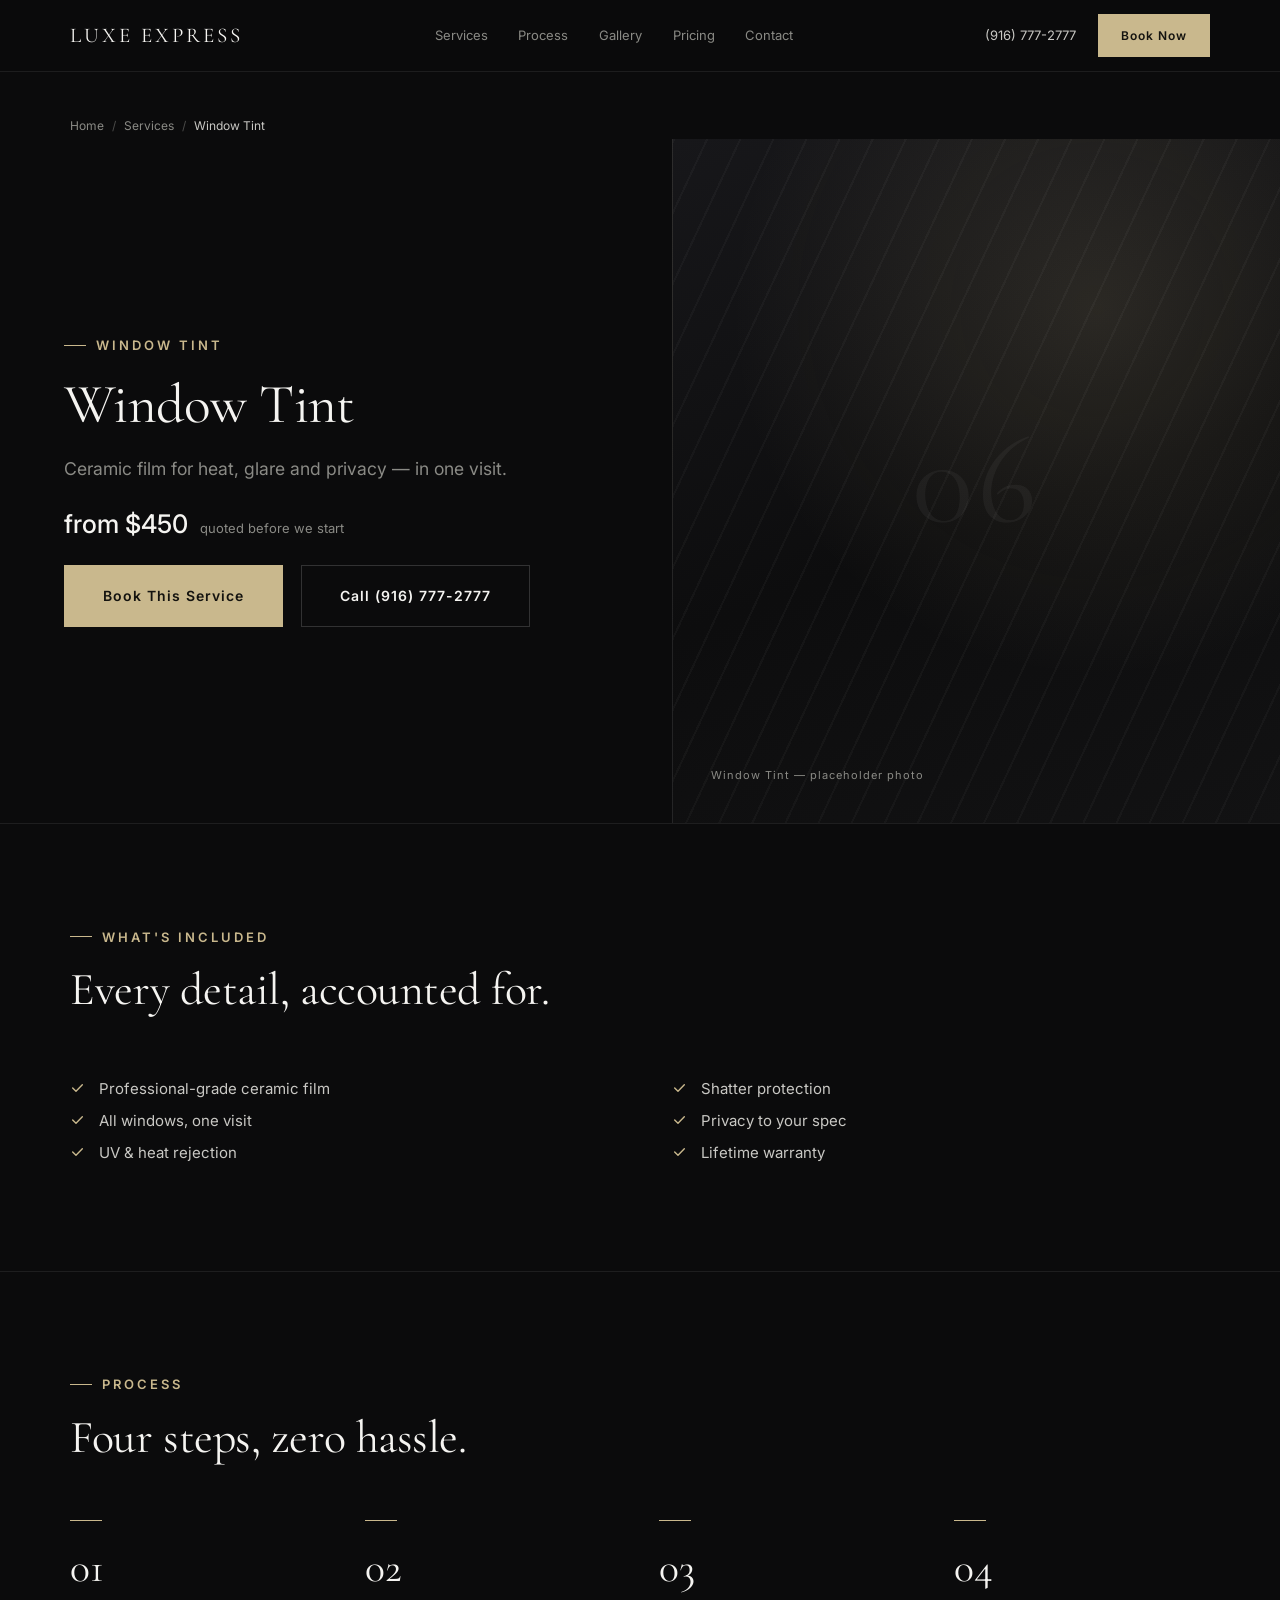
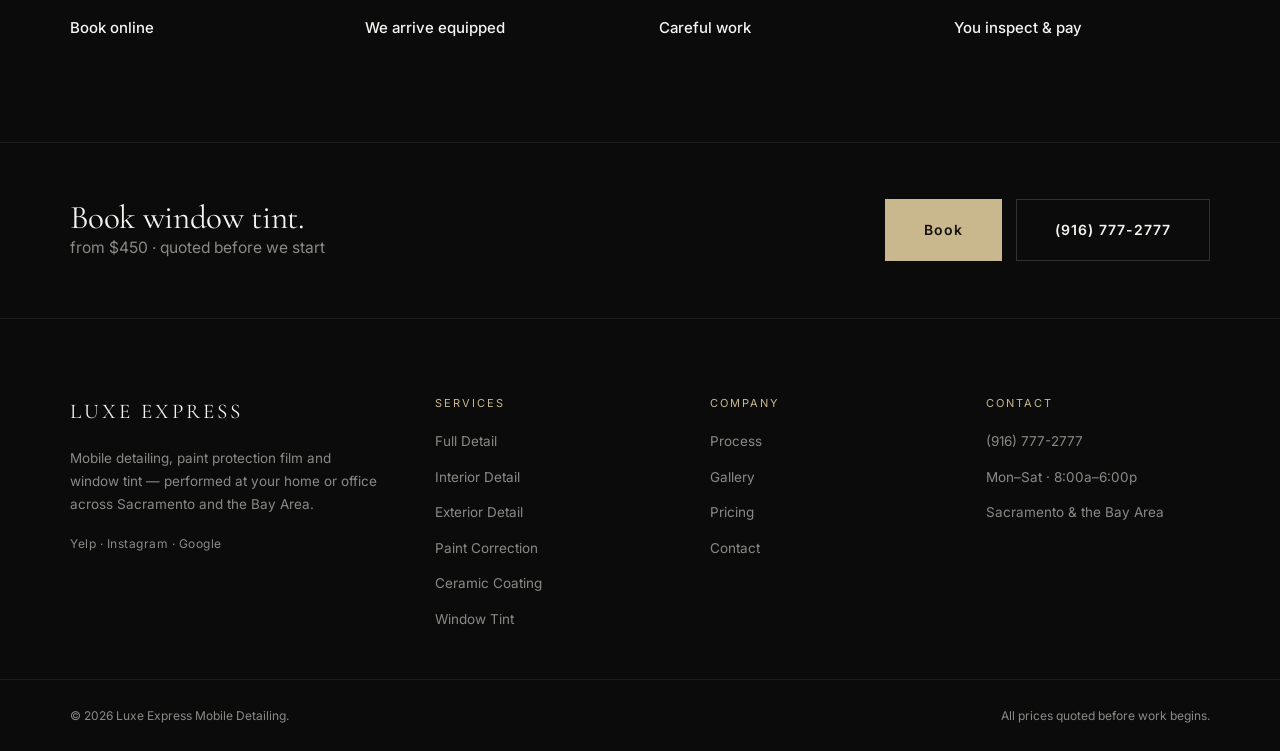
<file: window-tint.html>
<!doctype html>
<html lang="en">
<head>
<meta charset="UTF-8">
<meta name="viewport" content="width=device-width, initial-scale=1, viewport-fit=cover">
<title>Window Tint — Luxe Express Mobile Detailing</title>
<meta name="description" content="Ceramic window tint from $450 — professional-grade film for heat and UV rejection, installed in one mobile visit.">
<link rel="icon" href="data:image/svg+xml,%3Csvg xmlns='http://www.w3.org/2000/svg' viewBox='0 0 64 64'%3E%3Crect width='64' height='64' fill='%230B0B0C'/%3E%3Ctext x='32' y='43' font-family='Georgia,serif' font-size='34' fill='%23C9B88D' text-anchor='middle'%3EL%3C/text%3E%3C/svg%3E">
<link rel="preconnect" href="https://fonts.googleapis.com">
<link rel="preconnect" href="https://fonts.gstatic.com" crossorigin>
<link href="https://fonts.googleapis.com/css2?family=Cormorant+Garamond:wght@300;400;500;600&family=Inter:wght@400;500;600&display=swap" rel="stylesheet">
<link rel="stylesheet" href="assets/style.css">
</head>
<body class="page-service has-mobile-bar-space">
<a class="skip-link" href="#main">Skip to content</a>

<header class="site-header is-scrolled" id="siteHeader">
  <div class="container header-inner">
    <a href="index.html" class="logo">Luxe Express</a>
    <nav class="nav" id="siteNav">
      <a href="index.html#services">Services</a>
      <a href="index.html#process">Process</a>
      <a href="gallery.html">Gallery</a>
      <a href="index.html#pricing">Pricing</a>
      <a href="contact.html">Contact</a>
    </nav>
    <div class="header-actions">
      <a href="tel:+19167772777" class="header-phone">(916) 777-2777</a>
      <a href="contact.html" class="btn btn--gold btn--sm">Book Now</a>
      <button class="nav-toggle" id="navToggle" aria-label="Open menu" aria-expanded="false" aria-controls="mobileNav">
        <span></span><span></span><span></span>
      </button>
    </div>
  </div>
</header>

<nav class="mobile-nav" id="mobileNav" aria-label="Mobile">
  <a href="index.html#services">Services</a>
  <a href="index.html#process">Process</a>
  <a href="gallery.html">Gallery</a>
  <a href="index.html#pricing">Pricing</a>
  <a href="contact.html">Contact</a>
  <div class="mobile-nav-foot">
    <a class="header-phone" href="tel:+19167772777">(916) 777-2777</a>
    <a href="contact.html" class="btn btn--gold btn--full">Book Now</a>
  </div>
</nav>

<main id="main">

  <div class="container breadcrumb">
    <a href="index.html">Home</a><span class="sep">/</span><a href="index.html#services">Services</a><span class="sep">/</span><span class="current">Window Tint</span>
  </div>

  <section class="service-hero">
    <div class="service-hero-copy">
      <span class="eyebrow">WINDOW TINT</span>
      <h1 class="h1--svc">Window Tint</h1>
      <p class="desc">Ceramic film for heat, glare and privacy — in one visit.</p>
      <div class="price-row-inline">
        <span class="amount">from $450</span>
        <span class="note">quoted before we start</span>
      </div>
      <div class="hero-ctas">
        <a href="contact.html" class="btn btn--gold btn--lg">Book This Service</a>
        <a href="tel:+19167772777" class="btn btn--outline btn--lg">Call (916) 777-2777</a>
      </div>
    </div>
    <div class="service-hero-photo">
      <span class="mark">06</span>
      <span class="cap">Window Tint — placeholder photo</span>
    </div>
  </section>

  <section class="section">
    <div class="container">
      <div class="section-head reveal">
        <span class="eyebrow">What's included</span>
        <h2 class="h2">Every detail, accounted for.</h2>
      </div>
      <div class="included-grid reveal-stagger">
        <div>
          <div class="included-item"><svg viewBox="0 0 14 14" fill="none" xmlns="http://www.w3.org/2000/svg" aria-hidden="true"><path d="M11.5 3.5L5.6 9.6L2.5 6.5" stroke="#C9B88D" stroke-width="1.3" stroke-linecap="round" stroke-linejoin="round"/></svg><span>Professional-grade ceramic film</span></div>
          <div class="included-item"><svg viewBox="0 0 14 14" fill="none" xmlns="http://www.w3.org/2000/svg" aria-hidden="true"><path d="M11.5 3.5L5.6 9.6L2.5 6.5" stroke="#C9B88D" stroke-width="1.3" stroke-linecap="round" stroke-linejoin="round"/></svg><span>All windows, one visit</span></div>
          <div class="included-item"><svg viewBox="0 0 14 14" fill="none" xmlns="http://www.w3.org/2000/svg" aria-hidden="true"><path d="M11.5 3.5L5.6 9.6L2.5 6.5" stroke="#C9B88D" stroke-width="1.3" stroke-linecap="round" stroke-linejoin="round"/></svg><span>UV &amp; heat rejection</span></div>
        </div>
        <div>
          <div class="included-item"><svg viewBox="0 0 14 14" fill="none" xmlns="http://www.w3.org/2000/svg" aria-hidden="true"><path d="M11.5 3.5L5.6 9.6L2.5 6.5" stroke="#C9B88D" stroke-width="1.3" stroke-linecap="round" stroke-linejoin="round"/></svg><span>Shatter protection</span></div>
          <div class="included-item"><svg viewBox="0 0 14 14" fill="none" xmlns="http://www.w3.org/2000/svg" aria-hidden="true"><path d="M11.5 3.5L5.6 9.6L2.5 6.5" stroke="#C9B88D" stroke-width="1.3" stroke-linecap="round" stroke-linejoin="round"/></svg><span>Privacy to your spec</span></div>
          <div class="included-item"><svg viewBox="0 0 14 14" fill="none" xmlns="http://www.w3.org/2000/svg" aria-hidden="true"><path d="M11.5 3.5L5.6 9.6L2.5 6.5" stroke="#C9B88D" stroke-width="1.3" stroke-linecap="round" stroke-linejoin="round"/></svg><span>Lifetime warranty</span></div>
        </div>
      </div>
    </div>
  </section>

  <section class="section">
    <div class="container">
      <div class="section-head reveal">
        <span class="eyebrow">Process</span>
        <h2 class="h2">Four steps, zero hassle.</h2>
      </div>
      <div class="process-grid reveal-stagger">
        <div class="process-step">
          <span class="step-bar"></span>
          <span class="step-num">01</span>
          <span class="step-title">Book online</span>
        </div>
        <div class="process-step">
          <span class="step-bar"></span>
          <span class="step-num">02</span>
          <span class="step-title">We arrive equipped</span>
        </div>
        <div class="process-step">
          <span class="step-bar"></span>
          <span class="step-num">03</span>
          <span class="step-title">Careful work</span>
        </div>
        <div class="process-step">
          <span class="step-bar"></span>
          <span class="step-num">04</span>
          <span class="step-title">You inspect &amp; pay</span>
        </div>
      </div>
    </div>
  </section>

  <section class="cta-band">
    <div class="container cta-band-inner reveal">
      <div>
        <h2 class="h2">Book window tint.</h2>
        <p class="muted">from $450 · quoted before we start</p>
      </div>
      <div class="cta-buttons">
        <a href="contact.html" class="btn btn--gold btn--lg">Book</a>
        <a href="tel:+19167772777" class="btn btn--outline btn--lg">(916) 777-2777</a>
      </div>
    </div>
  </section>

</main>

<footer class="site-footer">
  <div class="container footer-grid">
    <div class="footer-brand">
      <div class="logo">Luxe Express</div>
      <p class="muted">Mobile detailing, paint protection film and window tint — performed at your home or office across Sacramento and the Bay Area.</p>
      <span class="footer-social">Yelp · Instagram · Google</span>
    </div>
    <div class="footer-col">
      <span class="footer-heading">Services</span>
      <a href="full-detail.html">Full Detail</a>
      <a href="interior-detail.html">Interior Detail</a>
      <a href="exterior-detail.html">Exterior Detail</a>
      <a href="paint-correction.html">Paint Correction</a>
      <a href="ceramic-coating.html">Ceramic Coating</a>
      <a href="window-tint.html">Window Tint</a>
    </div>
    <div class="footer-col">
      <span class="footer-heading">Company</span>
      <a href="index.html#process">Process</a>
      <a href="gallery.html">Gallery</a>
      <a href="index.html#pricing">Pricing</a>
      <a href="contact.html">Contact</a>
    </div>
    <div class="footer-col">
      <span class="footer-heading">Contact</span>
      <span class="muted">(916) 777-2777</span>
      <span class="muted">Mon–Sat · 8:00a–6:00p</span>
      <span class="muted">Sacramento &amp; the Bay Area</span>
    </div>
  </div>
  <div class="footer-bottom container">
    <span>© 2026 Luxe Express Mobile Detailing.</span>
    <span>All prices quoted before work begins.</span>
  </div>
</footer>

<div class="mobile-bar">
  <a href="contact.html" class="btn btn--gold">Book</a>
  <a href="tel:+19167772777" class="btn btn--outline">Call</a>
</div>

<script src="assets/main.js"></script>
</body>
</html>
</file>
<file: assets/style.css>
/* ==========================================================================
   Luxe Express — Mobile Detailing
   Design system: dark luxury, champagne‑gold accent, serif display type.
   Baseline canvas: 1920×1080 desktop, fluid down to mobile.
   ========================================================================== */

/* ---------- Reset ---------- */
*,
*::before,
*::after { box-sizing: border-box; }

html {
  scroll-behavior: smooth;
  -webkit-text-size-adjust: 100%;
}

body, h1, h2, h3, h4, p, figure, blockquote, dl, dd, ul, ol {
  margin: 0;
}

ul[class], ol[class] { list-style: none; padding: 0; }

img, svg { display: block; max-width: 100%; }

a { color: inherit; text-decoration: none; }

button { font: inherit; color: inherit; background: none; border: 0; cursor: pointer; }

input, textarea, select { font: inherit; color: inherit; }

@media (prefers-reduced-motion: reduce) {
  html { scroll-behavior: auto; }
  *, *::before, *::after {
    animation-duration: 0.001ms !important;
    animation-iteration-count: 1 !important;
    transition-duration: 0.001ms !important;
    scroll-behavior: auto !important;
  }
}

/* ---------- Tokens ---------- */
:root {
  --bg: #0b0b0c;
  --bg-raised: #121213;
  --bg-raised-2: #17171a;
  --line: rgba(255, 255, 255, 0.08);
  --line-strong: rgba(255, 255, 255, 0.16);
  --ink: #f5f4f1;
  --ink-dim: #c9c8c4;
  --muted: #8a8a85;
  --gold: #c9b88d;
  --gold-soft: rgba(201, 184, 141, 0.14);
  --gold-dim: #a89871;

  --font-serif: "Cormorant Garamond", Georgia, "Times New Roman", serif;
  --font-sans: "Inter", -apple-system, BlinkMacSystemFont, "Segoe UI", sans-serif;

  --container: 1680px;
  --pad-x: clamp(20px, 5.5vw, 96px);
  --header-h: 88px;

  --fs-h1: clamp(2.6rem, 1.55rem + 3.6vw, 6.2rem);
  --fs-h2: clamp(1.9rem, 1.35rem + 1.9vw, 3.2rem);
  --fs-h3: clamp(2.3rem, 1.7rem + 2.2vw, 4.5rem);
  --fs-cta: clamp(1.6rem, 1.35rem + 0.9vw, 2.4rem);
  --fs-lead: clamp(0.98rem, 0.9rem + 0.25vw, 1.15rem);
  --fs-body: clamp(0.92rem, 0.88rem + 0.12vw, 1rem);

  --ease: cubic-bezier(0.22, 1, 0.36, 1);
}

/* ---------- Base ---------- */
body {
  background: var(--bg);
  color: var(--ink);
  font-family: var(--font-sans);
  font-size: var(--fs-body);
  line-height: 1.6;
  -webkit-font-smoothing: antialiased;
  -moz-osx-font-smoothing: grayscale;
  overflow-x: hidden;
  padding-bottom: 0;
}

::selection {
  background: var(--gold);
  color: #0b0b0c;
}

:focus-visible {
  outline: 1px solid var(--gold);
  outline-offset: 3px;
}

.skip-link {
  position: absolute;
  top: -60px;
  left: 16px;
  z-index: 999;
  background: var(--gold);
  color: #14130f;
  padding: 12px 18px;
  font-size: 13px;
  font-weight: 600;
  transition: top 0.25s var(--ease);
}
.skip-link:focus { top: 16px; }

.container {
  width: 100%;
  max-width: var(--container);
  margin-inline: auto;
  padding-inline: var(--pad-x);
}

.muted { color: var(--muted); }

.eyebrow {
  display: inline-flex;
  align-items: center;
  gap: 10px;
  color: var(--gold);
  font-size: clamp(11px, 0.7vw + 8px, 13px);
  font-weight: 600;
  letter-spacing: 3px;
  text-transform: uppercase;
}

.eyebrow::before {
  content: "";
  width: 22px;
  height: 1px;
  background: var(--gold);
  display: inline-block;
}

h1, h2, h3, .h1, .h2, .h3 {
  font-family: var(--font-serif);
  font-weight: 400;
  color: var(--ink);
  letter-spacing: -0.01em;
  line-height: 1.05;
}

.h1 { font-size: var(--fs-h1); }
.h2 { font-size: var(--fs-h2); line-height: 1.08; }
.h3 { font-size: var(--fs-h3); line-height: 1.05; }

.lead {
  font-size: var(--fs-lead);
  color: var(--muted);
  line-height: 1.7;
}

.section {
  position: relative;
  padding-block: clamp(56px, 8vw, 112px);
  border-top: 1px solid var(--line);
}

.section--tight { padding-block: clamp(40px, 5vw, 72px); }
.section--flush { border-top: 0; }

.section-head {
  display: flex;
  flex-direction: column;
  gap: 18px;
  max-width: 760px;
  margin-bottom: clamp(36px, 4.5vw, 64px);
}

.section-head--center { align-items: center; text-align: center; margin-inline: auto; }

/* ---------- Buttons ---------- */
.btn {
  display: inline-flex;
  align-items: center;
  justify-content: center;
  gap: 10px;
  padding: 17px 32px;
  font-size: 13px;
  font-weight: 600;
  letter-spacing: 1px;
  text-transform: none;
  white-space: nowrap;
  border: 1px solid transparent;
  transition: transform 0.35s var(--ease), background-color 0.25s ease, border-color 0.25s ease, color 0.25s ease, box-shadow 0.25s ease;
  will-change: transform;
}

.btn:hover { transform: translateY(-2px); }
.btn:active { transform: translateY(0); }

.btn--gold {
  background: var(--gold);
  color: #14130f;
  box-shadow: 0 0 0 0 rgba(201, 184, 141, 0);
}
.btn--gold:hover {
  background: #d8c9a3;
  box-shadow: 0 12px 30px -12px rgba(201, 184, 141, 0.55);
}

.btn--outline {
  border-color: var(--line-strong);
  color: var(--ink);
  background: transparent;
}
.btn--outline:hover {
  border-color: var(--gold);
  color: var(--gold);
}

.btn--sm { padding: 11px 22px; font-size: 12px; }
.btn--lg { padding: 19px 38px; font-size: 14px; }
.btn--icon svg { width: 16px; height: 16px; }
.btn--full { width: 100%; }

/* ---------- Header ---------- */
.site-header {
  position: fixed;
  inset: 0 0 auto 0;
  z-index: 100;
  padding-block: 22px;
  transition: padding 0.35s var(--ease), background-color 0.35s var(--ease), border-color 0.35s var(--ease);
  border-bottom: 1px solid transparent;
}

.site-header.is-scrolled {
  padding-block: 14px;
  background: rgba(11, 11, 12, 0.86);
  backdrop-filter: blur(14px);
  -webkit-backdrop-filter: blur(14px);
  border-bottom-color: var(--line);
}

body:not(.page-home) .site-header {
  background: rgba(11, 11, 12, 0.86);
  backdrop-filter: blur(14px);
  -webkit-backdrop-filter: blur(14px);
  border-bottom-color: var(--line);
  padding-block: 14px;
}

.header-inner {
  display: flex;
  align-items: center;
  justify-content: space-between;
  gap: 24px;
}

.logo {
  font-family: var(--font-serif);
  font-size: 21px;
  letter-spacing: 3px;
  text-transform: uppercase;
  color: var(--ink);
  flex-shrink: 0;
}

.logo span { color: var(--gold); }

.nav {
  display: flex;
  align-items: center;
  gap: clamp(20px, 2.4vw, 40px);
}

.nav a {
  font-size: 13px;
  color: var(--muted);
  transition: color 0.25s ease;
  position: relative;
  padding-block: 4px;
}

.nav a::after {
  content: "";
  position: absolute;
  left: 0; right: 100%;
  bottom: 0;
  height: 1px;
  background: var(--gold);
  transition: right 0.3s var(--ease);
}

.nav a:hover, .nav a.is-active { color: var(--ink); }
.nav a:hover::after, .nav a.is-active::after { right: 0; }

.header-actions {
  display: flex;
  align-items: center;
  gap: 22px;
}

.header-phone {
  font-size: 13px;
  color: var(--ink-dim);
  display: flex;
  align-items: center;
  gap: 8px;
  transition: color 0.25s ease;
}
.header-phone:hover { color: var(--gold); }

.nav-toggle {
  display: none;
  flex-direction: column;
  justify-content: center;
  gap: 5px;
  width: 34px;
  height: 34px;
}
.nav-toggle span {
  display: block;
  width: 22px;
  height: 1px;
  background: var(--ink);
  transition: transform 0.3s var(--ease), opacity 0.3s var(--ease);
}
.nav-toggle.is-open span:nth-child(1) { transform: translateY(6px) rotate(45deg); }
.nav-toggle.is-open span:nth-child(2) { opacity: 0; }
.nav-toggle.is-open span:nth-child(3) { transform: translateY(-6px) rotate(-45deg); }

.mobile-nav {
  display: none;
  position: fixed;
  inset: 0;
  z-index: 90;
  background: rgba(9, 9, 10, 0.98);
  backdrop-filter: blur(10px);
  padding: 120px 28px 40px;
  flex-direction: column;
  gap: 28px;
  transform: translateY(-8px);
  opacity: 0;
  pointer-events: none;
  transition: opacity 0.3s var(--ease), transform 0.3s var(--ease);
}
.mobile-nav.is-open {
  opacity: 1;
  transform: translateY(0);
  pointer-events: auto;
}
.mobile-nav > a {
  font-family: var(--font-serif);
  font-size: 30px;
  color: var(--ink);
}
.mobile-nav > a.is-active { color: var(--gold); }
.mobile-nav .mobile-nav-foot {
  margin-top: auto;
  display: flex;
  flex-direction: column;
  gap: 16px;
  padding-top: 24px;
  border-top: 1px solid var(--line);
}
.mobile-nav .header-phone { font-size: 16px; }

/* ---------- Hero (home) ---------- */
.hero {
  position: relative;
  min-height: 100vh;
  display: flex;
  align-items: center;
  overflow: hidden;
  background:
    radial-gradient(ellipse 60% 55% at 18% 32%, rgba(201, 184, 141, 0.16) 0%, rgba(11, 11, 12, 0) 55%),
    radial-gradient(ellipse 70% 60% at 88% 78%, rgba(201, 184, 141, 0.08) 0%, rgba(11, 11, 12, 0) 60%),
    linear-gradient(135deg, #101012 0%, #0b0b0c 55%, #0a0a0b 100%);
}

.hero::before {
  content: "";
  position: absolute;
  inset: 0;
  background-image:
    linear-gradient(rgba(255, 255, 255, 0.035) 1px, transparent 1px),
    linear-gradient(90deg, rgba(255, 255, 255, 0.035) 1px, transparent 1px);
  background-size: 64px 64px;
  mask-image: radial-gradient(ellipse 70% 70% at 30% 40%, #000 0%, transparent 75%);
  opacity: 0.6;
}

.hero::after {
  content: "";
  position: absolute;
  right: -10%;
  top: 50%;
  transform: translateY(-50%);
  width: 62%;
  aspect-ratio: 1 / 1;
  border-radius: 50%;
  background: radial-gradient(circle, rgba(201, 184, 141, 0.14) 0%, rgba(201, 184, 141, 0.02) 45%, transparent 70%);
  filter: blur(2px);
}

.hero-inner {
  position: relative;
  z-index: 2;
  display: flex;
  flex-direction: column;
  align-items: flex-start;
  gap: 30px;
  max-width: 760px;
  padding-block: calc(var(--header-h) + 40px) 80px;
}

.hero-title {
  font-size: var(--fs-h1);
  letter-spacing: -0.02em;
  line-height: 1.02;
}

.hero-sub {
  max-width: 540px;
  font-size: var(--fs-lead);
  color: var(--muted);
  line-height: 1.7;
}

.proof-row {
  display: flex;
  align-items: center;
  flex-wrap: wrap;
  gap: 20px;
  font-size: 13px;
  color: var(--muted);
}
.proof-row .divider {
  width: 1px;
  height: 16px;
  background: var(--line-strong);
}
.stars { color: var(--gold); letter-spacing: 2px; font-size: 13px; }

.hero-ctas {
  display: flex;
  flex-wrap: wrap;
  align-items: center;
  gap: 18px;
}

.next-available {
  font-size: 12px;
  color: var(--muted);
  display: flex;
  align-items: center;
  gap: 8px;
}
.next-available::before {
  content: "";
  width: 6px;
  height: 6px;
  border-radius: 50%;
  background: #7fd858;
  box-shadow: 0 0 0 3px rgba(127, 216, 88, 0.18);
}

.scroll-cue {
  position: absolute;
  left: 50%;
  bottom: 40px;
  transform: translateX(-50%);
  z-index: 2;
  display: flex;
  flex-direction: column;
  align-items: center;
  gap: 10px;
  color: var(--muted);
  font-size: 10px;
  letter-spacing: 2px;
  text-transform: uppercase;
}
.scroll-cue .line {
  width: 1px;
  height: 40px;
  background: linear-gradient(var(--line-strong), transparent);
  animation: scroll-pulse 2.2s ease-in-out infinite;
}
@keyframes scroll-pulse {
  0%, 100% { opacity: 0.3; }
  50% { opacity: 1; }
}

/* ---------- Services grid ---------- */
.services-grid {
  display: grid;
  grid-template-columns: repeat(3, 1fr);
  gap: 1px;
  background: var(--line);
  border: 1px solid var(--line);
}

.service-card {
  background: var(--bg);
  padding: 40px 36px;
  display: flex;
  flex-direction: column;
  gap: 18px;
  min-height: 320px;
  transition: background-color 0.35s var(--ease);
}

.service-card:hover { background: var(--bg-raised); }

.service-card .num {
  font-family: var(--font-serif);
  font-size: 15px;
  color: var(--gold);
}

.service-card h3 {
  font-size: clamp(1.5rem, 1.2rem + 0.9vw, 2rem);
}

.service-card p {
  color: var(--muted);
  font-size: 14px;
  line-height: 1.65;
  flex-grow: 1;
}

.service-card .card-foot {
  display: flex;
  align-items: center;
  justify-content: space-between;
  padding-top: 18px;
  border-top: 1px solid var(--line);
}

.service-card .price {
  font-size: 15px;
  color: var(--ink);
  font-weight: 500;
}

.service-card .arrow {
  color: var(--gold);
  font-size: 14px;
  transition: transform 0.3s var(--ease);
}

.service-card:hover .arrow { transform: translateX(6px); }

/* ---------- Pricing strip ---------- */
.price-list {
  display: flex;
  flex-direction: column;
  border-top: 1px solid var(--line);
}
.price-row {
  display: flex;
  align-items: center;
  justify-content: space-between;
  gap: 24px;
  padding: 22px 4px;
  border-bottom: 1px solid var(--line);
  transition: background-color 0.3s ease, padding-inline 0.3s ease;
}
.price-row:hover {
  background: var(--bg-raised);
  padding-inline: 16px;
}
.price-row .name {
  font-family: var(--font-serif);
  font-size: clamp(1.25rem, 1.05rem + 0.5vw, 1.6rem);
  display: flex;
  align-items: center;
  gap: 14px;
}
.price-row .name a { color: var(--ink); transition: color 0.25s ease; }
.price-row:hover .name a { color: var(--gold); }
.price-row .amount {
  font-size: 15px;
  color: var(--muted);
  white-space: nowrap;
}
.price-row .amount strong { color: var(--ink); font-weight: 500; }
.price-note {
  margin-top: 28px;
  font-size: 13px;
  color: var(--muted);
}

/* ---------- Process ---------- */
.process-grid {
  display: grid;
  grid-template-columns: repeat(4, 1fr);
  gap: clamp(24px, 3vw, 48px);
}
.process-step { display: flex; flex-direction: column; gap: 14px; }
.process-step .step-num {
  font-family: var(--font-serif);
  font-size: clamp(2.2rem, 1.8rem + 1vw, 3rem);
  color: var(--ink);
}
.process-step .step-title { font-size: 15px; font-weight: 500; color: var(--ink); }
.process-step .step-desc { font-size: 13.5px; color: var(--muted); line-height: 1.6; }
.process-step .step-bar { width: 32px; height: 1px; background: var(--gold); }

/* ---------- Testimonial ---------- */
.testimonial {
  display: flex;
  flex-direction: column;
  align-items: center;
  text-align: center;
  gap: 24px;
  max-width: 820px;
  margin-inline: auto;
}
.testimonial .stars { font-size: 18px; }
.testimonial blockquote {
  font-family: var(--font-serif);
  font-size: clamp(1.4rem, 1.15rem + 1vw, 2.1rem);
  line-height: 1.4;
  color: var(--ink);
  font-style: italic;
}
.testimonial cite {
  font-style: normal;
  font-size: 13px;
  color: var(--muted);
  letter-spacing: 1px;
  text-transform: uppercase;
}

/* ---------- Gallery preview / grid ---------- */
.gallery-grid {
  display: grid;
  grid-template-columns: repeat(4, 1fr);
  gap: 24px;
}
.gallery-grid--preview { grid-template-columns: repeat(4, 1fr); }

.photo-tile {
  position: relative;
  aspect-ratio: 4 / 3;
  overflow: hidden;
  background: var(--bg-raised);
  isolation: isolate;
}
.photo-tile::before {
  content: "";
  position: absolute;
  inset: 0;
  background:
    radial-gradient(circle at 30% 20%, rgba(201, 184, 141, 0.16), transparent 55%),
    linear-gradient(155deg, #17171a 0%, #0d0d0e 60%, #121213 100%);
  transition: transform 0.6s var(--ease);
}
.photo-tile::after {
  content: "";
  position: absolute;
  inset: 0;
  background-image:
    repeating-linear-gradient(115deg, rgba(255,255,255,0.025) 0 2px, transparent 2px 26px);
}
.photo-tile:hover::before { transform: scale(1.08); }
.photo-tile .tile-mark {
  position: absolute;
  inset: 0;
  display: flex;
  align-items: center;
  justify-content: center;
  font-family: var(--font-serif);
  font-size: clamp(2.4rem, 4vw, 4rem);
  color: rgba(245, 244, 241, 0.06);
  letter-spacing: 2px;
  z-index: 1;
}
.photo-tile .tile-caption {
  position: absolute;
  left: 0; right: 0; bottom: 0;
  z-index: 2;
  padding: 16px 18px;
  font-size: 11.5px;
  letter-spacing: 0.5px;
  color: var(--ink-dim);
  background: linear-gradient(to top, rgba(0,0,0,0.65), transparent);
}

.gallery-cta {
  margin-top: 40px;
  display: flex;
  justify-content: center;
}

/* ---------- Service page hero ---------- */
.service-hero {
  position: relative;
  display: grid;
  grid-template-columns: 1.05fr 0.95fr;
  min-height: min(76vh, 720px);
}
.service-hero-copy {
  display: flex;
  flex-direction: column;
  gap: 20px;
  justify-content: center;
  padding: 56px clamp(24px, 5vw, 96px);
}
.service-hero-copy .h1--svc {
  font-size: var(--fs-h3);
}
.service-hero-copy .desc {
  max-width: 480px;
  color: var(--muted);
  font-size: var(--fs-lead);
  line-height: 1.7;
}
.price-row-inline {
  display: flex;
  align-items: baseline;
  gap: 12px;
}
.price-row-inline .amount {
  font-size: clamp(1.4rem, 1.2rem + 0.5vw, 1.7rem);
  font-weight: 500;
  color: var(--ink);
}
.price-row-inline .note { font-size: 13px; color: var(--muted); }

.service-hero-photo {
  position: relative;
  overflow: hidden;
  min-height: 420px;
  background:
    radial-gradient(circle at 70% 25%, rgba(201, 184, 141, 0.14), transparent 55%),
    linear-gradient(160deg, #17171a 0%, #0d0d0e 55%, #121213 100%);
  border-left: 1px solid var(--line);
}
.service-hero-photo::before {
  content: "";
  position: absolute;
  inset: 0;
  background-image: repeating-linear-gradient(115deg, rgba(255,255,255,0.03) 0 2px, transparent 2px 30px);
}
.service-hero-photo .mark {
  position: absolute;
  inset: 0;
  display: flex;
  align-items: center;
  justify-content: center;
  font-family: var(--font-serif);
  font-size: clamp(5rem, 10vw, 11rem);
  color: rgba(245, 244, 241, 0.05);
  letter-spacing: 4px;
}
.service-hero-photo .cap {
  position: absolute;
  left: clamp(24px, 3vw, 48px);
  bottom: clamp(24px, 3vw, 48px);
  font-size: 11px;
  letter-spacing: 1px;
  color: var(--muted);
}

/* ---------- Included list ---------- */
.included-grid {
  display: grid;
  grid-template-columns: 1fr 1fr;
  gap: 20px 64px;
}
.included-item {
  display: flex;
  align-items: center;
  gap: 14px;
  padding-block: 4px;
  color: var(--ink-dim);
  font-size: 15px;
}
.included-item svg { flex-shrink: 0; width: 15px; height: 15px; }

/* ---------- CTA band ---------- */
.cta-band {
  border-top: 1px solid var(--line);
  padding-block: clamp(40px, 5vw, 56px);
}
.cta-band-inner {
  display: flex;
  align-items: center;
  justify-content: space-between;
  gap: 28px;
  flex-wrap: wrap;
}
.cta-band .h2 { font-size: var(--fs-cta); }
.cta-buttons { display: flex; gap: 14px; flex-wrap: wrap; }

/* ---------- Breadcrumb ---------- */
.breadcrumb {
  padding-top: calc(var(--header-h) + 28px);
  padding-bottom: 4px;
  font-size: 12px;
  color: var(--muted);
  display: flex;
  gap: 8px;
  align-items: center;
}
.breadcrumb a { color: var(--muted); transition: color 0.25s ease; }
.breadcrumb a:hover { color: var(--gold); }
.breadcrumb .sep { opacity: 0.5; }
.breadcrumb .current { color: var(--ink-dim); }

/* ---------- Page hero (gallery / contact) ---------- */
.page-hero {
  padding: 28px 0 56px;
  display: flex;
  flex-direction: column;
  gap: 18px;
  max-width: 760px;
}

/* ---------- Contact form ---------- */
.contact-layout {
  display: grid;
  grid-template-columns: 1.2fr 0.8fr;
  gap: clamp(48px, 6vw, 96px);
  align-items: start;
}
.field {
  display: flex;
  flex-direction: column;
  gap: 10px;
}
.field label {
  font-size: 11px;
  font-weight: 500;
  letter-spacing: 2px;
  color: var(--muted);
  text-transform: uppercase;
}
.field input,
.field select,
.field textarea {
  background: var(--bg-raised);
  border: 1px solid var(--line-strong);
  color: var(--ink);
  padding: 16px 20px;
  font-size: 15px;
  width: 100%;
  transition: border-color 0.25s ease, background-color 0.25s ease;
}
.field textarea { resize: vertical; min-height: 120px; }
.field input::placeholder,
.field textarea::placeholder { color: var(--muted); }
.field input:focus,
.field select:focus,
.field textarea:focus {
  outline: none;
  border-color: var(--gold);
  background: var(--bg-raised-2);
}
.form-row {
  display: grid;
  grid-template-columns: 1fr 1fr;
  gap: 24px;
}
.form-actions {
  display: flex;
  align-items: center;
  gap: 24px;
  flex-wrap: wrap;
  margin-top: 8px;
}
.form-note { font-size: 13px; color: var(--muted); }
.form-status {
  display: none;
  padding: 16px 20px;
  border: 1px solid var(--gold);
  background: var(--gold-soft);
  color: var(--ink);
  font-size: 14px;
}
.form-status.is-visible { display: block; }

.contact-side { display: flex; flex-direction: column; gap: 32px; }
.contact-info-card {
  border: 1px solid var(--line);
  padding: 28px clamp(24px, 2.5vw, 36px);
  display: flex;
  flex-direction: column;
  gap: 22px;
}
.info-row {
  display: flex;
  flex-direction: column;
  gap: 6px;
  padding-bottom: 18px;
  border-bottom: 1px solid var(--line);
}
.info-row:last-child { border-bottom: 0; padding-bottom: 0; }
.info-row .label {
  font-size: 11px;
  letter-spacing: 2px;
  color: var(--gold);
  text-transform: uppercase;
}
.info-row .value { font-size: 15px; color: var(--ink-dim); }
.info-row .value a { color: var(--ink-dim); transition: color 0.25s ease; }
.info-row .value a:hover { color: var(--gold); }

/* ---------- Sticky mobile bar ---------- */
.mobile-bar {
  display: none;
  position: fixed;
  left: 0; right: 0; bottom: 0;
  z-index: 95;
  background: rgba(11, 11, 12, 0.96);
  backdrop-filter: blur(12px);
  border-top: 1px solid var(--line);
  padding: 12px 16px;
  gap: 12px;
}
.mobile-bar .btn { flex: 1; padding-block: 14px; }
body.menu-open .mobile-bar { display: none; }

/* ---------- Footer ---------- */
.site-footer {
  border-top: 1px solid var(--line);
  padding-top: clamp(56px, 6vw, 88px);
}
.footer-grid {
  display: grid;
  grid-template-columns: 1.4fr 1fr 1fr 1fr;
  gap: clamp(32px, 4vw, 56px);
  padding-bottom: 48px;
}
.footer-brand { display: flex; flex-direction: column; gap: 18px; max-width: 320px; }
.footer-brand p { font-size: 13.5px; line-height: 1.7; }
.footer-social { font-size: 12px; color: var(--muted); letter-spacing: 0.5px; }
.footer-col { display: flex; flex-direction: column; gap: 14px; }
.footer-heading {
  font-size: 11px;
  letter-spacing: 2px;
  text-transform: uppercase;
  color: var(--gold);
  margin-bottom: 4px;
}
.footer-col a, .footer-col .muted {
  font-size: 13.5px;
  color: var(--muted);
  transition: color 0.25s ease;
  width: fit-content;
}
.footer-col a:hover { color: var(--ink); }
.footer-bottom {
  display: flex;
  align-items: center;
  justify-content: space-between;
  flex-wrap: wrap;
  gap: 10px;
  padding-block: 26px;
  border-top: 1px solid var(--line);
  font-size: 12px;
  color: var(--muted);
}

/* ---------- Scroll reveal ----------
   Visible by default (no-JS / JS-not-yet-run safe). Only hidden once the
   same script that will reveal them again has confirmed it is running
   (html.reveal-armed, set by assets/main.js right before it observes). */
.reveal,
.reveal-stagger > * {
  opacity: 1;
  transform: none;
  transition: opacity 0.8s var(--ease), transform 0.8s var(--ease);
}
html.reveal-armed .reveal {
  opacity: 0;
  transform: translateY(24px);
}
html.reveal-armed .reveal.is-visible {
  opacity: 1;
  transform: translateY(0);
}
html.reveal-armed .reveal-stagger > * {
  opacity: 0;
  transform: translateY(20px);
  transition: opacity 0.7s var(--ease), transform 0.7s var(--ease);
}
html.reveal-armed .reveal-stagger.is-visible > * {
  opacity: 1;
  transform: translateY(0);
}
.reveal-stagger.is-visible > *:nth-child(1) { transition-delay: 0.02s; }
.reveal-stagger.is-visible > *:nth-child(2) { transition-delay: 0.08s; }
.reveal-stagger.is-visible > *:nth-child(3) { transition-delay: 0.14s; }
.reveal-stagger.is-visible > *:nth-child(4) { transition-delay: 0.2s; }
.reveal-stagger.is-visible > *:nth-child(5) { transition-delay: 0.26s; }
.reveal-stagger.is-visible > *:nth-child(6) { transition-delay: 0.32s; }

/* ==========================================================================
   Responsive
   ========================================================================== */

@media (max-width: 1200px) {
  .services-grid { grid-template-columns: repeat(2, 1fr); }
  .gallery-grid { grid-template-columns: repeat(2, 1fr); }
  .service-hero { grid-template-columns: 1fr; min-height: auto; }
  .service-hero-photo { order: -1; min-height: 360px; }
  .service-hero-copy { padding-top: 56px; }
  .contact-layout { grid-template-columns: 1fr; }
}

@media (max-width: 900px) {
  .nav, .header-actions .header-phone { display: none; }
  .nav-toggle { display: flex; }
  .mobile-nav { display: flex; }
  .process-grid { grid-template-columns: repeat(2, 1fr); gap: 36px 24px; }
  .footer-grid { grid-template-columns: 1fr 1fr; }
  .footer-brand { grid-column: 1 / -1; max-width: none; }
  .included-grid { grid-template-columns: 1fr; gap: 14px; }
  .cta-band-inner { flex-direction: column; align-items: flex-start; }
  .mobile-bar { display: flex; }
  body.has-mobile-bar-space { padding-bottom: 78px; }
  .scroll-cue { display: none; }
  .hero-inner { padding-bottom: 60px; }
}

@media (max-width: 640px) {
  .services-grid { grid-template-columns: 1fr; }
  .gallery-grid { grid-template-columns: repeat(2, 1fr); }
  .process-grid { grid-template-columns: 1fr; gap: 28px; }
  .form-row { grid-template-columns: 1fr; }
  .footer-grid { grid-template-columns: 1fr; }
  .proof-row { gap: 14px; }
  .price-row { flex-direction: column; align-items: flex-start; gap: 6px; }
  .header-actions .btn--sm { display: none; }
}
</file>
